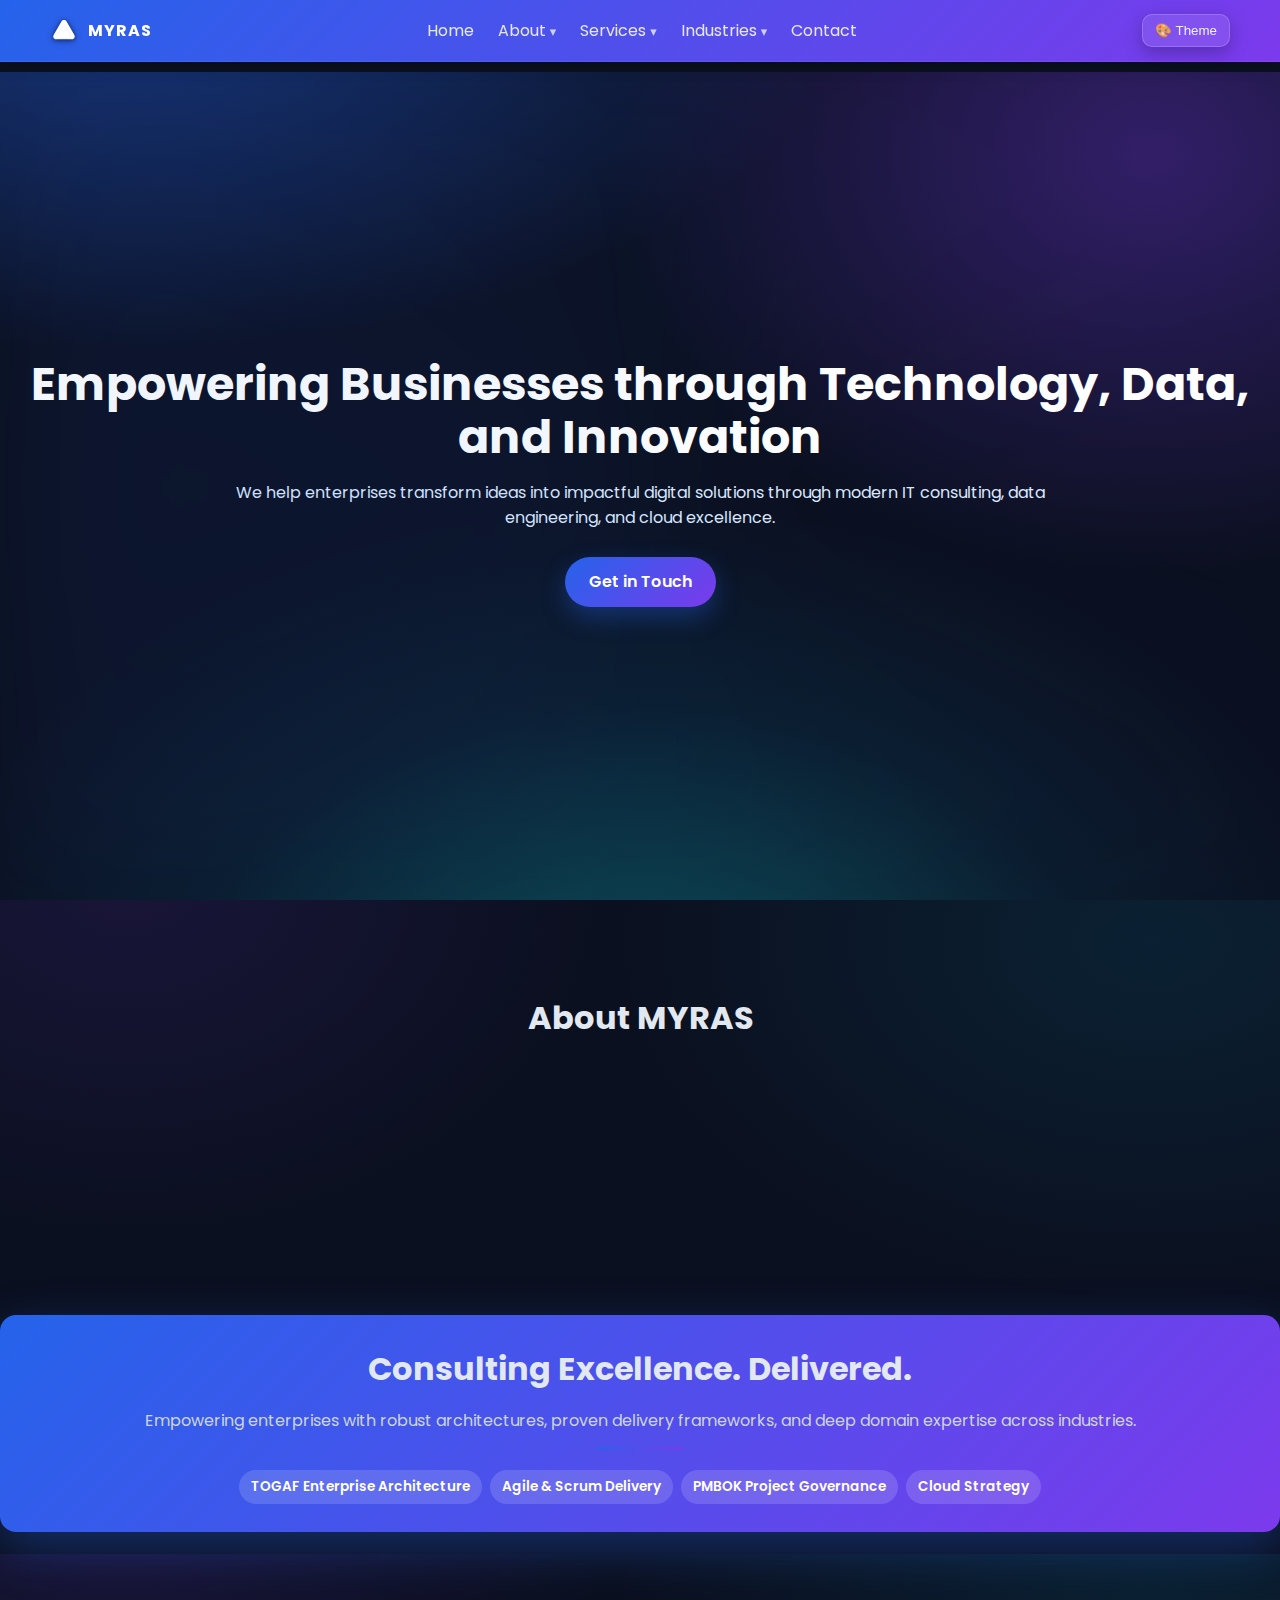
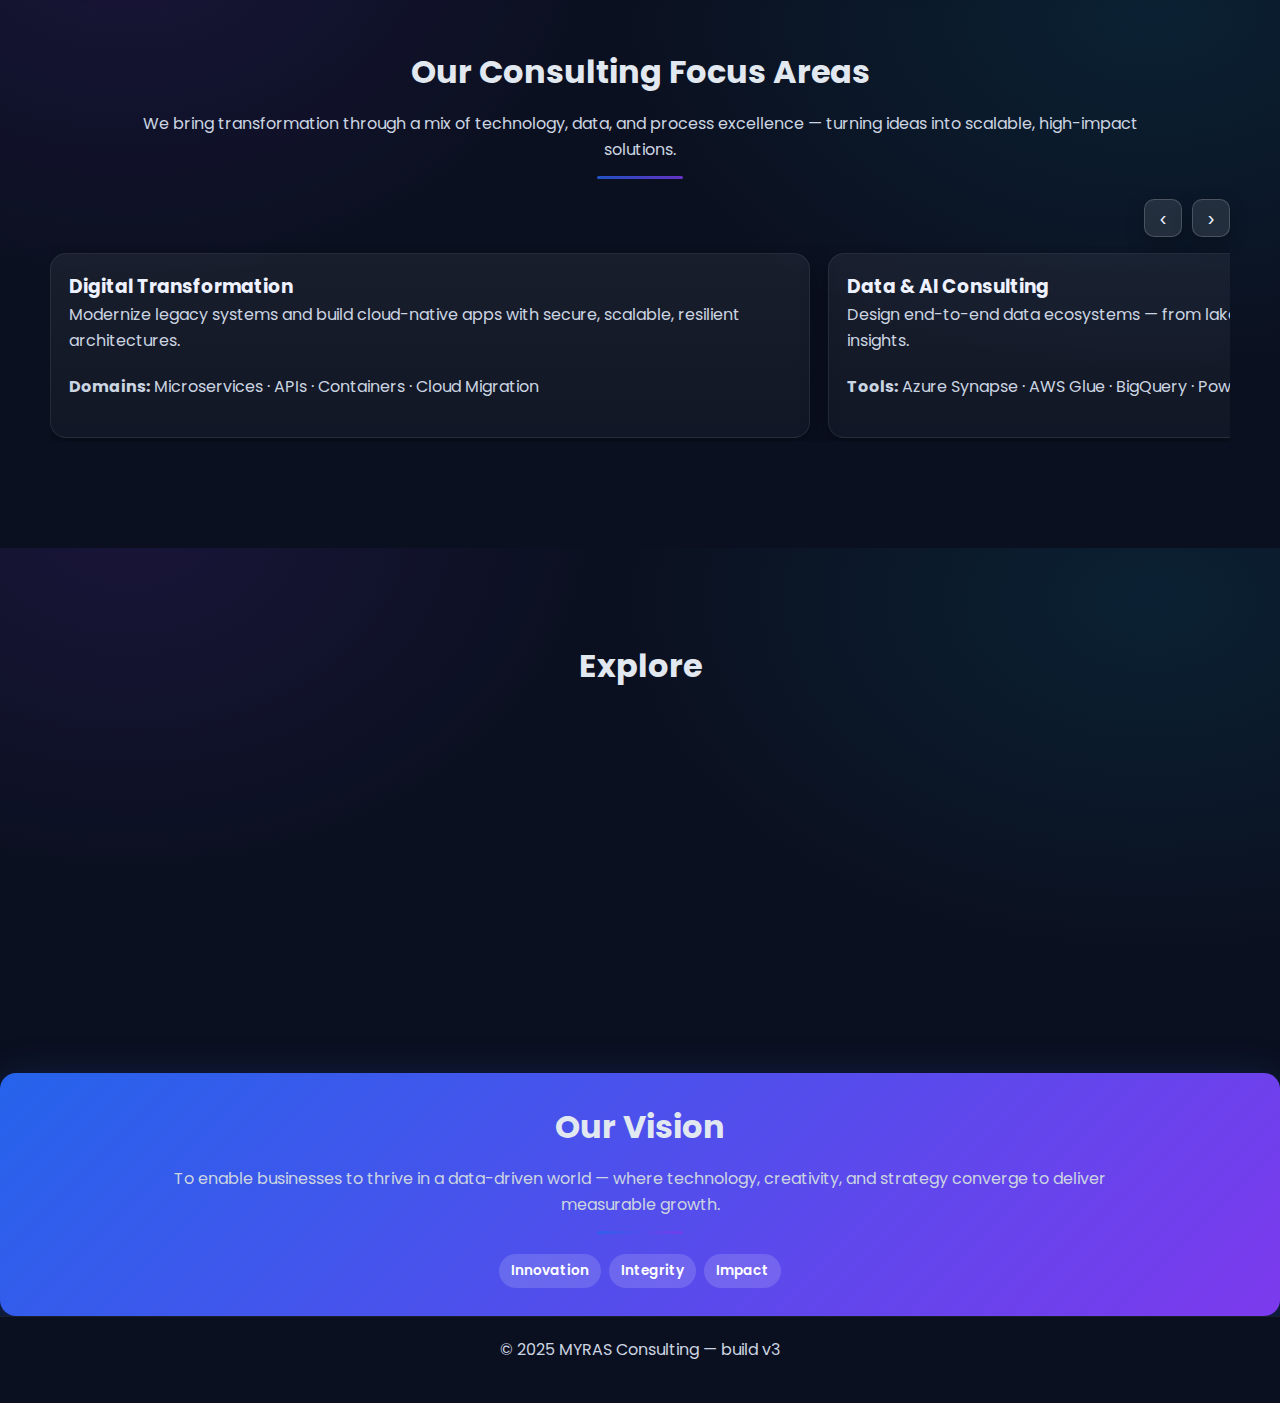
<file: index.html>
<!DOCTYPE html>
<html lang="en">
<head>
  <meta charset="UTF-8" />
  <meta name="viewport" content="width=device-width, initial-scale=1.0"/>
  <title>MYRAS Consulting | Empowering Businesses through Technology, Data, and Innovation</title>

  <!-- Favicon + Fonts + Versioned CSS/JS -->
  <link rel="icon" type="image/png" href="favicon.png">
  <link href="https://fonts.googleapis.com/css2?family=Poppins:wght@300;400;600&display=swap" rel="stylesheet"/>
<link rel="stylesheet" href="style.css?v=7">
<script defer src="script.js?v=7"></script>
</head>

<body>
  <!-- Navbar (multi-page) -->
<header class="navbar">
  <div class="brand" onclick="location.href='index.html'" style="cursor:pointer">
    <svg viewBox="0 0 48 48" aria-hidden="true" width="28" height="28">
      <defs><linearGradient id="g" x1="0" y1="0" x2="1" y2="1">
  <stop offset="0" stop-color="var(--accent-start)"/>
  <stop offset="1" stop-color="var(--accent-end)"/>
</linearGradient></defs>

      <path d="M24 5c1.7 0 3.3.9 4.2 2.4l13.6 23.3c1.9 3.2-.4 7.3-4.2 7.3H10.4c-3.8 0-6.1-4.1-4.2-7.3L19.8 7.4C20.7 5.9 22.3 5 24 5z" fill="url(#g)"/>
      <path d="M24 16.5c-1 0-1.9.5-2.4 1.4l-8.1 14c-.5.9-.5 2 0 2.9.5.9 1.4 1.4 2.4 1.4h16.2c1 0 1.9-.5 2.4-1.4.5-.9.5-2 0-2.9l-8.1-14c-.5-.9-1.4-1.4-2.4-1.4z" fill="#fff" opacity=".25"/>
    </svg>
    <div class="logo">MYRAS</div>
  </div>

  <nav>
    <ul class="nav-links">
      <li><a href="index.html#home">Home</a></li>

      <li class="dropdown">
        <a href="about.html">About <span class="caret">▾</span></a>
        <div class="dropdown-menu">
          <a href="about.html#who">Who We Are</a>
          <a href="about.html#expertise">Our Expertise</a>
          <a href="about.html#values">Our Values</a>
        </div>
      </li>

      <li class="dropdown">
        <a href="services.html">Services <span class="caret">▾</span></a>
        <div class="dropdown-menu">
          <a href="services.html#consulting">IT Consulting & Staffing</a>
          <a href="services.html#cloud">Cloud & Data Solutions</a>
          <a href="services.html#enterprise">Enterprise Support & Automation</a>
          <a href="services.html#bi">BI & Advanced Analytics</a>
          <a href="services.html#teradata">Teradata & DW</a>
          <a href="services.html#devops">DevOps & Automation</a>
          <a href="services.html#sap">Enterprise Applications (SAP)</a>
          <hr style="border:0;border-top:1px solid #e1e5f2;margin:6px 0;">
          <a href="solutions.html">Reference Solutions →</a>
        </div>
      </li>

      <li class="dropdown">
        <a href="industries.html">Industries <span class="caret">▾</span></a>
        <div class="dropdown-menu">
          <a href="industries.html#bfs">Banking & Financial Services</a>
          <a href="industries.html#kpo">KPO & Shared Services</a>
          <a href="industries.html#audit">Audit & Taxation</a>
          <a href="industries.html#health">Healthcare & Life Sciences</a>
          <a href="industries.html#retail">Retail & eCommerce</a>
          <a href="industries.html#logistics">Logistics</a>
          <a href="industries.html#manufacturing">Manufacturing</a>
          <a href="industries.html#pharma">Pharma</a>
          <a href="industries.html#hospitals">Hospitals</a>
          <a href="industries.html#hotels">Hotels & Hospitality</a>
          <a href="industries.html#other">Other Digital Solutions</a>
        </div>
      </li>

      <li><a href="contact.html">Contact</a></li>
    </ul>
  </nav>

  <!-- Theme Switcher (Home only) -->
  <button class="theme-toggle" id="themeToggle" aria-haspopup="true" aria-expanded="false">🎨 Theme</button>
  <div class="theme-panel" id="themePanel" role="menu" aria-label="Choose theme">
    <div class="theme-grid">
      <button class="theme-pill" data-theme="blue"><span class="theme-dot"></span><span class="theme-name">Blue</span></button>
      <button class="theme-pill" data-theme="teal"><span class="theme-dot"></span><span class="theme-name">Teal</span></button>
      <button class="theme-pill" data-theme="violet"><span class="theme-dot"></span><span class="theme-name">Violet</span></button>
      <button class="theme-pill" data-theme="emerald"><span class="theme-dot"></span><span class="theme-name">Emerald</span></button>
      <button class="theme-pill" data-theme="sunset"><span class="theme-dot"></span><span class="theme-name">Sunset</span></button>
      <button class="theme-pill" data-theme="dark"><span class="theme-dot"></span><span class="theme-name">Dark</span></button>
      <button class="theme-pill" data-theme="contrast"><span class="theme-dot"></span><span class="theme-name">Contrast</span></button>
    </div>
  </div>
</header>

  <!-- HERO -->
  <section id="home" class="hero">
    <div class="hero-content">
      <h1>Empowering Businesses through Technology, Data, and Innovation</h1>
      <p>We help enterprises transform ideas into impactful digital solutions through modern IT consulting, data engineering, and cloud excellence.</p>
      <a href="contact.html" class="cta-button">Get in Touch</a>
    </div>
  </section>

  <!-- ABOUT (brief teaser on home) -->
  <section class="about">
    <h2>About MYRAS</h2>
    <p>Experienced consultants across IT, Banking, KPO, Auditing, and Taxation. We deliver strategy, architecture, data platforms and operational excellence — aligned to TOGAF, PMBOK and Agile practices.</p>
    <p><a href="about.html" class="cta-button">Learn More</a></p>
  </section>

  <!-- PROMO BANNER -->
  <section class="promo-band">
    <h2>Consulting Excellence. Delivered.</h2>
    <p>Empowering enterprises with robust architectures, proven delivery frameworks, and deep domain expertise across industries.</p>
    <div class="pills">
      <span class="pill">TOGAF Enterprise Architecture</span>
      <span class="pill">Agile & Scrum Delivery</span>
      <span class="pill">PMBOK Project Governance</span>
      <span class="pill">Cloud Strategy</span>
    </div>
  </section>

  <!-- FLYERS CAROUSEL -->
  <section class="services" id="flyers">
    <h2>Our Consulting Focus Areas</h2>
    <p>We bring transformation through a mix of technology, data, and process excellence — turning ideas into scalable, high-impact solutions.</p>

    <!-- Controls -->
    <div class="carousel-controls">
      <button class="carousel-btn prev" aria-label="Previous slide">‹</button>
      <button class="carousel-btn next" aria-label="Next slide">›</button>
    </div>

    <!-- Track -->
    <div class="carousel-track" data-autoplay="true" data-interval="4200">
      <article class="flyer slide">
        <h3>Digital Transformation</h3>
        <p>Modernize legacy systems and build cloud-native apps with secure, scalable, resilient architectures.</p>
        <p><strong>Domains:</strong> Microservices · APIs · Containers · Cloud Migration</p>
      </article>

      <article class="flyer slide">
        <h3>Data & AI Consulting</h3>
        <p>Design end-to-end data ecosystems — from lakes to AI analytics — enabling predictive insights.</p>
        <p><strong>Tools:</strong> Azure Synapse · AWS Glue · BigQuery · Power BI</p>
      </article>

      <article class="flyer slide">
        <h3>IT Service Management (ITSM)</h3>
        <p>Align IT ops to business outcomes using ITIL & SRE for reliability and continuous improvement.</p>
        <p><strong>Focus:</strong> Incident · Problem · Change · CMDB · SLAs</p>
      </article>

      <article class="flyer slide">
        <h3>Agile Delivery & Governance</h3>
        <p>Certified Agile PMs ensure sprint velocity, stakeholder alignment, and measurable value.</p>
        <p><strong>Frameworks:</strong> Scrum · Kanban · SAFe · PMBOK</p>
      </article>
    </div>

    <!-- Dots -->
    <div class="carousel-dots" aria-label="Slide indicators"></div>
  </section>

  <!-- QUICK PATHS -->
  <section class="services">
    <h2>Explore</h2>
    <div class="service-container">
      <div class="service-card">
        <h3>Services</h3>
        <p>IT Consulting & Staffing, Cloud & Data, Support & Automation, BI & Analytics, Teradata, DevOps.</p>
        <p><a href="services.html" class="cta-button">View Services</a></p>
      </div>
      <div class="service-card">
        <h3>Reference Solutions</h3>
        <p>ETL (batch & streaming), on-prem → cloud patterns (AWS/Azure/GCP), reporting & BI flows.</p>
        <p><a href="solutions.html" class="cta-button">See Solutions</a></p>
      </div>
      <div class="service-card">
        <h3>Industries</h3>
        <p>BFSI, KPO/Shared Services, Audit & Taxation, Healthcare, Retail & eCommerce.</p>
        <p><a href="industries.html" class="cta-button">See Industries</a></p>
      </div>
    </div>
  </section>

  <!-- VISION BAND -->
  <section class="promo-band" style="margin-bottom:0;">
    <h2>Our Vision</h2>
    <p>To enable businesses to thrive in a data-driven world — where technology, creativity, and strategy converge to deliver measurable growth.</p>
    <div class="pills">
      <span class="pill">Innovation</span>
      <span class="pill">Integrity</span>
      <span class="pill">Impact</span>
    </div>
  </section>

  <!-- FOOTER -->
  <footer>
    <p>© 2025 MYRAS Consulting — build v3</p>
  </footer>
</body>
</html>
</file>
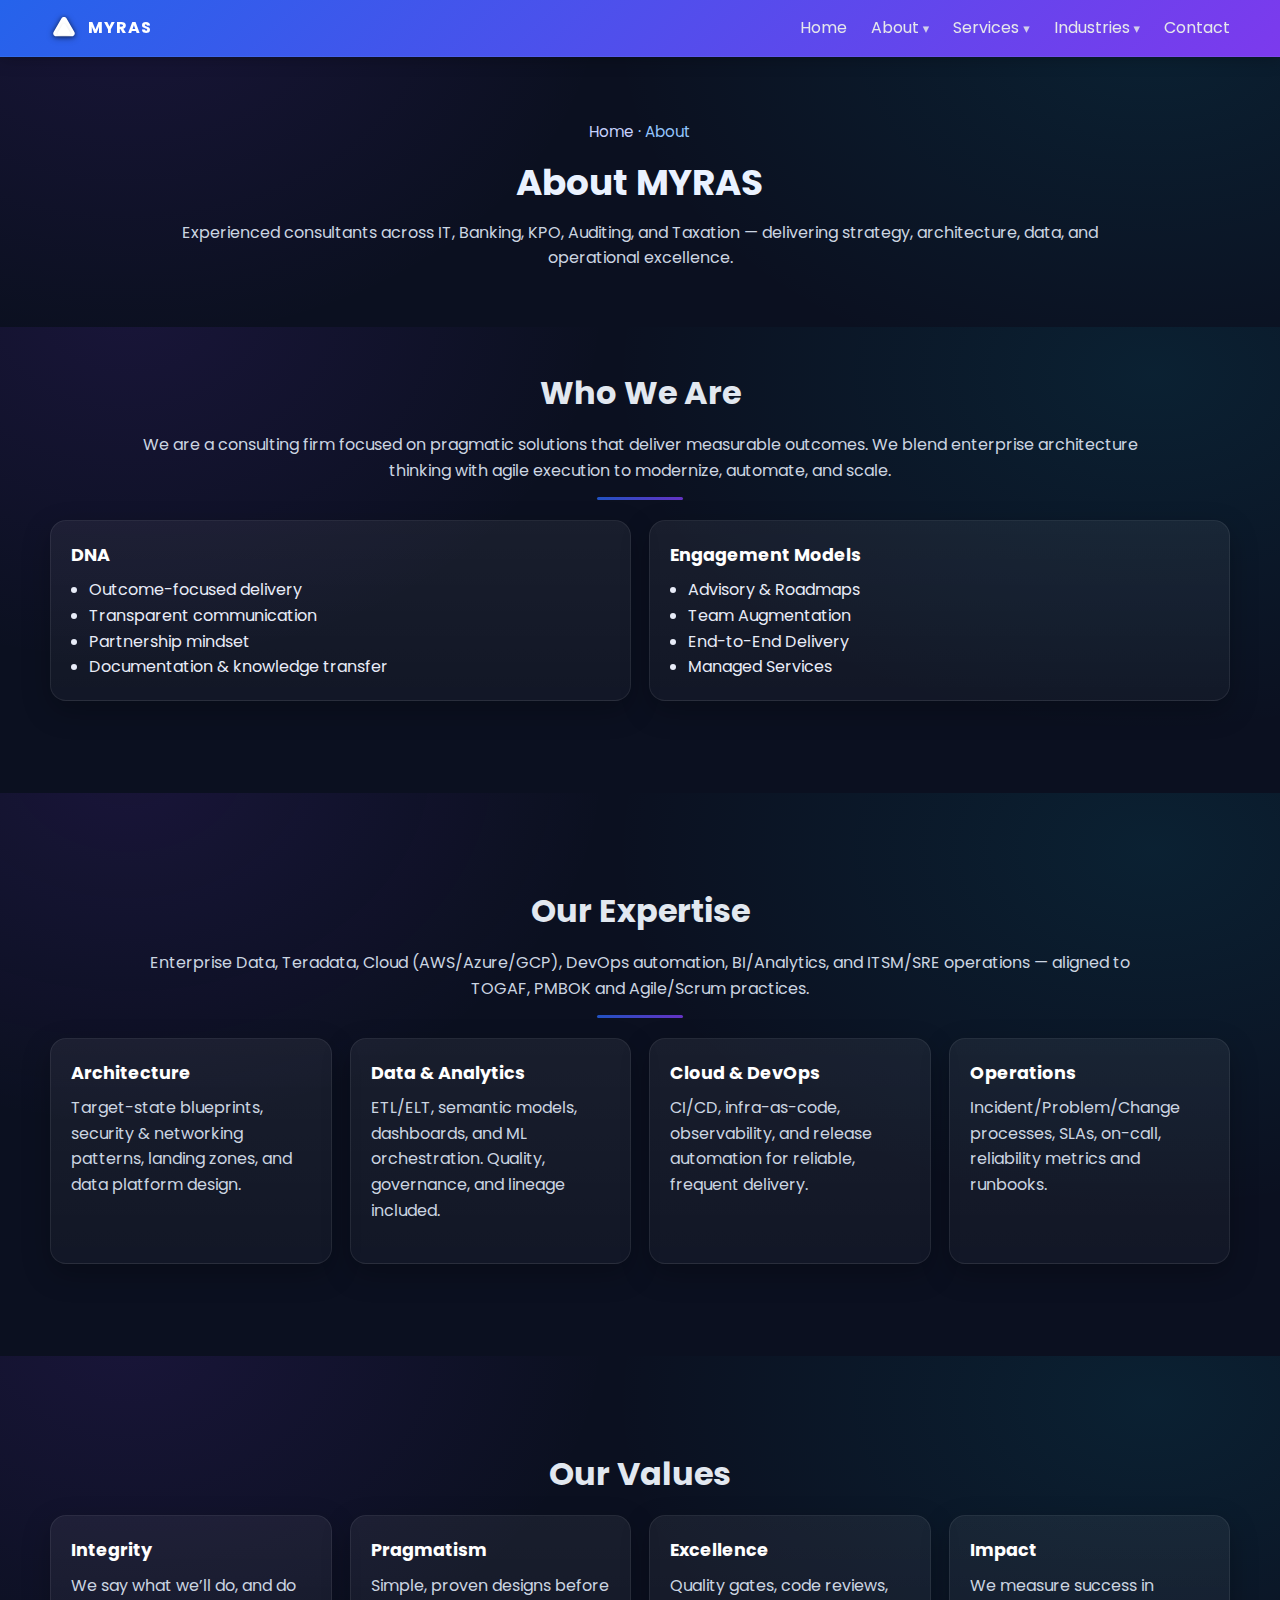
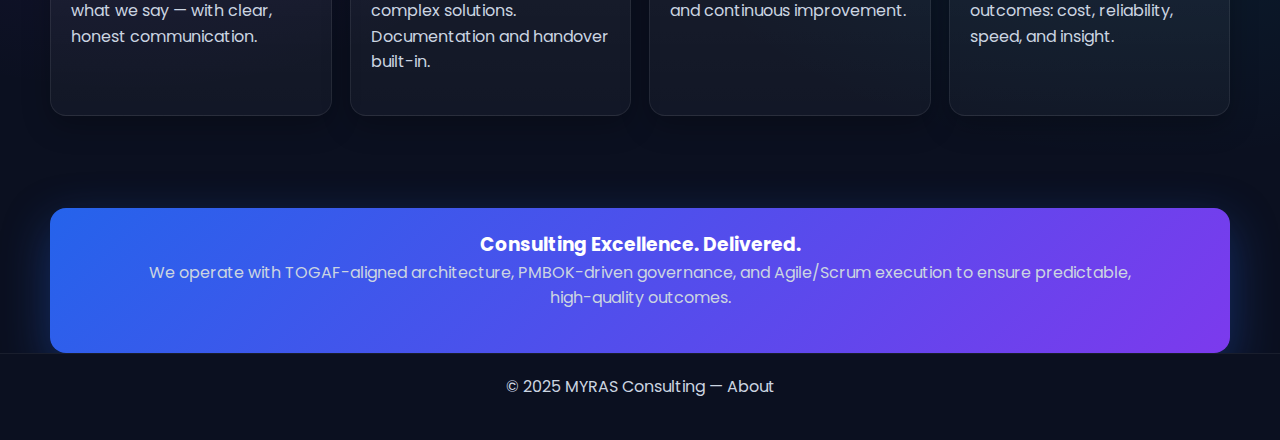
<file: about.html>
<!DOCTYPE html>
<html lang="en">
<head>
  <meta charset="UTF-8"/>
  <meta name="viewport" content="width=device-width, initial-scale=1.0"/>
  <title>About | MYRAS Consulting</title>

  <link rel="icon" type="image/png" href="favicon.png">
  <link href="https://fonts.googleapis.com/css2?family=Poppins:wght@300;400;600&display=swap" rel="stylesheet"/>
  <link rel="stylesheet" href="style.css?v=20251109"/>
  <script defer src="script.js?v=20251109"></script>

  <style>
    .page-hero{ padding-top:120px; padding-bottom:36px; text-align:center; color:#eaf2ff; }
    .page-hero h1{ font-size: clamp(1.8rem, 2.8vw, 2.4rem); margin-bottom:8px; }
    .breadcrumbs{ font-size:.95rem; color:#93c5fd; margin-bottom:10px; }
    .breadcrumbs a{ color:#c7d2fe; text-decoration:none; }
    .about-grid{ display:grid; grid-template-columns: repeat(auto-fit, minmax(260px, 1fr)); gap:18px; margin-top:16px; }
    .about-card{ text-align:left; padding:20px; border-radius:16px; background: linear-gradient(180deg, rgba(255,255,255,.06), rgba(255,255,255,.03)); border:1px solid rgba(255,255,255,.08); box-shadow: 0 10px 28px rgba(0,0,0,.25); }
    .about-card h3{ color:#fff; margin-bottom:8px; font-size:1.1rem; }
    .about-card ul{ margin-left:18px; }
    .about-band{ padding:22px; margin: 0 50px; border-radius:16px; background: var(--grad-1); color:#fff; box-shadow: 0 16px 48px rgba(37,99,235,.35); }
    @media(max-width:900px){ .about-band{ margin:0 22px; } }
  </style>
</head>
<body>

  <!-- Navbar -->
  <header class="navbar">
    <div class="brand" onclick="location.href='index.html'" style="cursor:pointer">
      <svg viewBox="0 0 48 48" aria-hidden="true" width="28" height="28">
        <defs><linearGradient id="g" x1="0" y1="0" x2="1" y2="1"><stop offset="0" stop-color="#2a6adf"/><stop offset="1" stop-color="#0b3d91"/></linearGradient></defs>
        <path d="M24 5c1.7 0 3.3.9 4.2 2.4l13.6 23.3c1.9 3.2-.4 7.3-4.2 7.3H10.4c-3.8 0-6.1-4.1-4.2-7.3L19.8 7.4C20.7 5.9 22.3 5 24 5z" fill="url(#g)"/>
        <path d="M24 16.5c-1 0-1.9.5-2.4 1.4l-8.1 14c-.5.9-.5 2 0 2.9.5.9 1.4 1.4 2.4 1.4h16.2c1 0 1.9-.5 2.4-1.4.5-.9.5-2 0-2.9l-8.1-14c-.5-.9-1.4-1.4-2.4-1.4z" fill="#fff" opacity=".25"/>
      </svg>
      <div class="logo">MYRAS</div>
    </div>
    <nav>
      <ul class="nav-links">
        <li><a href="index.html#home">Home</a></li>

        <li class="dropdown">
          <a href="about.html">About <span class="caret">▾</span></a>
          <div class="dropdown-menu">
            <a href="#who">Who We Are</a>
            <a href="#expertise">Our Expertise</a>
            <a href="#values">Our Values</a>
          </div>
        </li>

        <li class="dropdown">
          <a href="services.html">Services <span class="caret">▾</span></a>
          <div class="dropdown-menu">
            <a href="services.html#consulting">IT Consulting & Staffing</a>
            <a href="services.html#cloud">Cloud & Data Solutions</a>
            <a href="services.html#enterprise">Enterprise Support & Automation</a>
            <a href="services.html#bi">BI & Advanced Analytics</a>
            <a href="services.html#teradata">Teradata & DW</a>
            <a href="services.html#devops">DevOps & Automation</a>
            <hr style="border:0;border-top:1px solid #e1e5f2;margin:6px 0;">
            <a href="solutions.html">Reference Solutions →</a>
          </div>
        </li>

        <li class="dropdown">
          <a href="industries.html">Industries <span class="caret">▾</span></a>
          <div class="dropdown-menu">
            <a href="industries.html#bfs">Banking & Financial Services</a>
            <a href="industries.html#kpo">KPO & Shared Services</a>
            <a href="industries.html#audit">Audit & Taxation</a>
            <a href="industries.html#health">Healthcare & Life Sciences</a>
            <a href="industries.html#retail">Retail & eCommerce</a>
          </div>
        </li>

        <li><a href="contact.html">Contact</a></li>
      </ul>
    </nav>
  </header>

  <!-- Page Hero -->
  <section class="page-hero">
    <div class="breadcrumbs"><a href="index.html#home">Home</a> · <span>About</span></div>
    <h1>About MYRAS</h1>
    <p>Experienced consultants across IT, Banking, KPO, Auditing, and Taxation — delivering strategy, architecture, data, and operational excellence.</p>
  </section>

  <!-- Who We Are -->
  <section id="who" class="services" style="padding-top:40px;">
    <h2>Who We Are</h2>
    <p>We are a consulting firm focused on pragmatic solutions that deliver measurable outcomes. We blend enterprise architecture thinking with agile execution to modernize, automate, and scale.</p>
    <div class="about-grid">
      <div class="about-card">
        <h3>DNA</h3>
        <ul>
          <li>Outcome-focused delivery</li>
          <li>Transparent communication</li>
          <li>Partnership mindset</li>
          <li>Documentation & knowledge transfer</li>
        </ul>
      </div>
      <div class="about-card">
        <h3>Engagement Models</h3>
        <ul>
          <li>Advisory & Roadmaps</li>
          <li>Team Augmentation</li>
          <li>End-to-End Delivery</li>
          <li>Managed Services</li>
        </ul>
      </div>
    </div>
  </section>

  <!-- Our Expertise -->
  <section id="expertise" class="services">
    <h2>Our Expertise</h2>
    <p>Enterprise Data, Teradata, Cloud (AWS/Azure/GCP), DevOps automation, BI/Analytics, and ITSM/SRE operations — aligned to TOGAF, PMBOK and Agile/Scrum practices.</p>
    <div class="about-grid">
      <div class="about-card"><h3>Architecture</h3><p>Target-state blueprints, security & networking patterns, landing zones, and data platform design.</p></div>
      <div class="about-card"><h3>Data & Analytics</h3><p>ETL/ELT, semantic models, dashboards, and ML orchestration. Quality, governance, and lineage included.</p></div>
      <div class="about-card"><h3>Cloud & DevOps</h3><p>CI/CD, infra-as-code, observability, and release automation for reliable, frequent delivery.</p></div>
      <div class="about-card"><h3>Operations</h3><p>Incident/Problem/Change processes, SLAs, on-call, reliability metrics and runbooks.</p></div>
    </div>
  </section>

  <!-- Our Values -->
  <section id="values" class="services">
    <h2>Our Values</h2>
    <div class="about-grid">
      <div class="about-card"><h3>Integrity</h3><p>We say what we’ll do, and do what we say — with clear, honest communication.</p></div>
      <div class="about-card"><h3>Pragmatism</h3><p>Simple, proven designs before complex solutions. Documentation and handover built-in.</p></div>
      <div class="about-card"><h3>Excellence</h3><p>Quality gates, code reviews, and continuous improvement.</p></div>
      <div class="about-card"><h3>Impact</h3><p>We measure success in outcomes: cost, reliability, speed, and insight.</p></div>
    </div>
  </section>

  <!-- Band -->
  <section class="about-band">
    <h3>Consulting Excellence. Delivered.</h3>
    <p>We operate with TOGAF-aligned architecture, PMBOK-driven governance, and Agile/Scrum execution to ensure predictable, high-quality outcomes.</p>
  </section>

  <footer>
    <p>© 2025 MYRAS Consulting — About</p>
  </footer>
</body>
</html>
</file>
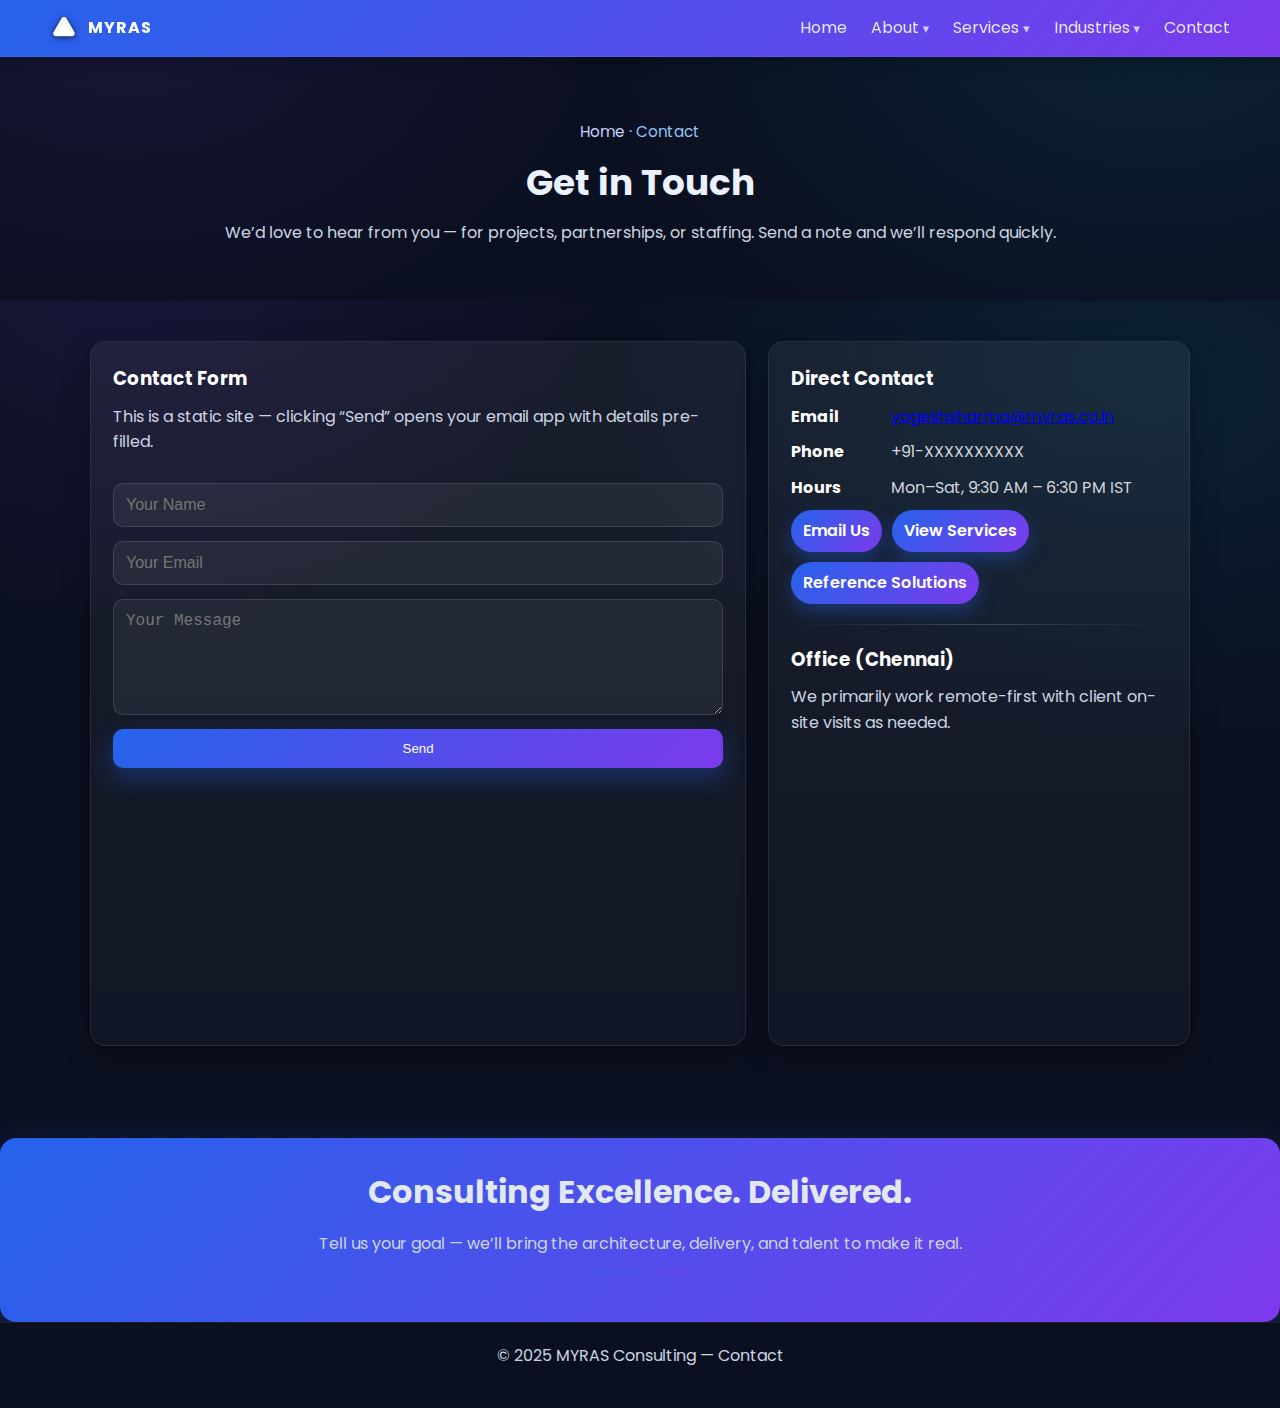
<file: contact.html>
<!DOCTYPE html>
<html lang="en">
<head>
  <meta charset="UTF-8"/>
  <meta name="viewport" content="width=device-width, initial-scale=1.0"/>
  <title>Contact | MYRAS Consulting</title>

  <link rel="icon" type="image/png" href="favicon.png">
  <link href="https://fonts.googleapis.com/css2?family=Poppins:wght@300;400;600&display=swap" rel="stylesheet"/>
  <link rel="stylesheet" href="style.css?v=20251109"/>
  <script defer src="script.js?v=20251109"></script>

  <style>
    .page-hero{ padding-top:120px; padding-bottom:36px; text-align:center; color:#eaf2ff; }
    .page-hero h1{ font-size: clamp(1.8rem, 2.8vw, 2.4rem); margin-bottom:8px; }
    .breadcrumbs{ font-size:.95rem; color:#93c5fd; margin-bottom:10px; }
    .breadcrumbs a{ color:#c7d2fe; text-decoration:none; }

    .contact-wrap{
      max-width: 1100px;
      margin: 0 auto;
      display: grid;
      grid-template-columns: 1.4fr .9fr;
      gap: 22px;
    }
    .contact-card{
      text-align:left; padding:22px; border-radius:16px;
      background: linear-gradient(180deg, rgba(255,255,255,.06), rgba(255,255,255,.03));
      border:1px solid rgba(255,255,255,.08);
      box-shadow: 0 10px 28px rgba(0,0,0,.25);
    }
    .contact-card h3{ color:#fff; margin-bottom:10px; font-size:1.15rem; }
    .info-row{ display:flex; gap:10px; align-items:flex-start; margin:10px 0; color:#d1d5db; }
    .info-row strong{ color:#fff; min-width:90px; }
    .map{
      width:100%; height:260px; border:0; border-radius:14px;
      filter: saturate(1.1) contrast(1.05) brightness(1.05);
    }
    @media(max-width: 980px){
      .contact-wrap{ grid-template-columns: 1fr; }
    }

    /* small CTA buttons inside info panels */
    .mini-actions{ margin-top:10px; display:flex; gap:10px; flex-wrap:wrap; }
    .mini-btn{
      display:inline-block; padding:8px 12px; border-radius:999px;
      background: var(--grad-1); color:#fff; text-decoration:none; font-weight:600;
      box-shadow:0 8px 18px rgba(37,99,235,.35); transition:.25s;
    }
    .mini-btn:hover{ transform: translateY(-1px); }
  </style>
</head>
<body>

  <!-- Navbar -->
  <header class="navbar">
    <div class="brand" onclick="location.href='index.html'" style="cursor:pointer">
      <svg viewBox="0 0 48 48" aria-hidden="true" width="28" height="28">
        <defs><linearGradient id="g" x1="0" y1="0" x2="1" y2="1"><stop offset="0" stop-color="#2a6adf"/><stop offset="1" stop-color="#0b3d91"/></linearGradient></defs>
        <path d="M24 5c1.7 0 3.3.9 4.2 2.4l13.6 23.3c1.9 3.2-.4 7.3-4.2 7.3H10.4c-3.8 0-6.1-4.1-4.2-7.3L19.8 7.4C20.7 5.9 22.3 5 24 5z" fill="url(#g)"/>
        <path d="M24 16.5c-1 0-1.9.5-2.4 1.4l-8.1 14c-.5.9-.5 2 0 2.9.5.9 1.4 1.4 2.4 1.4h16.2c1 0 1.9-.5 2.4-1.4.5-.9.5-2 0-2.9l-8.1-14c-.5-.9-1.4-1.4-2.4-1.4z" fill="#fff" opacity=".25"/>
      </svg>
      <div class="logo">MYRAS</div>
    </div>
    <nav>
      <ul class="nav-links">
        <li><a href="index.html#home">Home</a></li>

        <li class="dropdown">
          <a href="about.html">About <span class="caret">▾</span></a>
          <div class="dropdown-menu">
            <a href="about.html#who">Who We Are</a>
            <a href="about.html#expertise">Our Expertise</a>
            <a href="about.html#values">Our Values</a>
          </div>
        </li>

        <li class="dropdown">
          <a href="services.html">Services <span class="caret">▾</span></a>
          <div class="dropdown-menu">
            <a href="services.html#consulting">IT Consulting & Staffing</a>
            <a href="services.html#cloud">Cloud & Data Solutions</a>
            <a href="services.html#enterprise">Enterprise Support & Automation</a>
            <a href="services.html#bi">BI & Advanced Analytics</a>
            <a href="services.html#teradata">Teradata & DW</a>
            <a href="services.html#devops">DevOps & Automation</a>
            <hr style="border:0;border-top:1px solid #e1e5f2;margin:6px 0;">
            <a href="solutions.html">Reference Solutions →</a>
          </div>
        </li>

        <li class="dropdown">
          <a href="industries.html">Industries <span class="caret">▾</span></a>
          <div class="dropdown-menu">
            <a href="industries.html#bfs">Banking & Financial Services</a>
            <a href="industries.html#kpo">KPO & Shared Services</a>
            <a href="industries.html#audit">Audit & Taxation</a>
            <a href="industries.html#health">Healthcare & Life Sciences</a>
            <a href="industries.html#retail">Retail & eCommerce</a>
          </div>
        </li>

        <li><a href="contact.html">Contact</a></li>
      </ul>
    </nav>
  </header>

  <!-- Page Hero -->
  <section class="page-hero">
    <div class="breadcrumbs"><a href="index.html#home">Home</a> · <span>Contact</span></div>
    <h1>Get in Touch</h1>
    <p>We’d love to hear from you — for projects, partnerships, or staffing. Send a note and we’ll respond quickly.</p>
  </section>

  <!-- Content -->
  <section class="services" style="padding-top:40px;">
    <div class="contact-wrap">

      <!-- Contact Form (static; opens email) -->
      <div class="contact-card">
        <h3>Contact Form</h3>
        <p style="color:#cbd5e1">This is a static site — clicking “Send” opens your email app with details pre-filled.</p>
        <form class="contact-form" onsubmit="return openEmail(event)">
          <input id="name" type="text" placeholder="Your Name" required>
          <input id="email" type="email" placeholder="Your Email" required>
          <textarea id="message" rows="5" placeholder="Your Message" required></textarea>
          <button type="submit">Send</button>
        </form>
        <script>
          function openEmail(e){
            e.preventDefault();
            var name = encodeURIComponent(document.getElementById('name').value.trim());
            var email= encodeURIComponent(document.getElementById('email').value.trim());
            var msg  = encodeURIComponent(document.getElementById('message').value.trim());
            var subject = encodeURIComponent('Inquiry from MYRAS Website');
            var body = 'Hi MYRAS Team,%0D%0A%0D%0A' +
                       'Name: ' + name + '%0D%0A' +
                       'Email: ' + email + '%0D%0A%0D%0A' +
                       'Message:%0D%0A' + msg + '%0D%0A%0D%0A' +
                       'Thanks,';
            window.location.href = 'mailto:yogeshsharma@myras.co.in?subject=' + subject + '&body=' + body;
            return false;
          }
        </script>
      </div>

      <!-- Direct Info -->
      <div class="contact-card">
        <h3>Direct Contact</h3>
        <div class="info-row"><strong>Email</strong> <span><a href="mailto:yogeshsharma@myras.co.in">yogeshsharma@myras.co.in</a></span></div>
        <div class="info-row"><strong>Phone</strong> <span>+91-XXXXXXXXXX</span></div>
        <div class="info-row"><strong>Hours</strong> <span>Mon–Sat, 9:30 AM – 6:30 PM IST</span></div>
        <div class="mini-actions">
          <a class="mini-btn" href="mailto:yogeshsharma@myras.co.in?subject=Inquiry%20from%20MYRAS%20Website">Email Us</a>
          <a class="mini-btn" href="services.html">View Services</a>
          <a class="mini-btn" href="solutions.html">Reference Solutions</a>
        </div>
        <hr class="sep" />
        <h3>Office (Chennai)</h3>
        <p style="color:#cbd5e1">We primarily work remote-first with client on-site visits as needed.</p>
        <iframe
          class="map"
          src="https://www.google.com/maps?q=Chennai,India&output=embed"
          allowfullscreen=""
          loading="lazy"
          referrerpolicy="no-referrer-when-downgrade">
        </iframe>
      </div>

    </div>
  </section>

  <section class="promo-band" style="margin-bottom:0;">
    <h2>Consulting Excellence. Delivered.</h2>
    <p>Tell us your goal — we’ll bring the architecture, delivery, and talent to make it real.</p>
  </section>

  <footer>
    <p>© 2025 MYRAS Consulting — Contact</p>
  </footer>
</body>
</html>
</file>
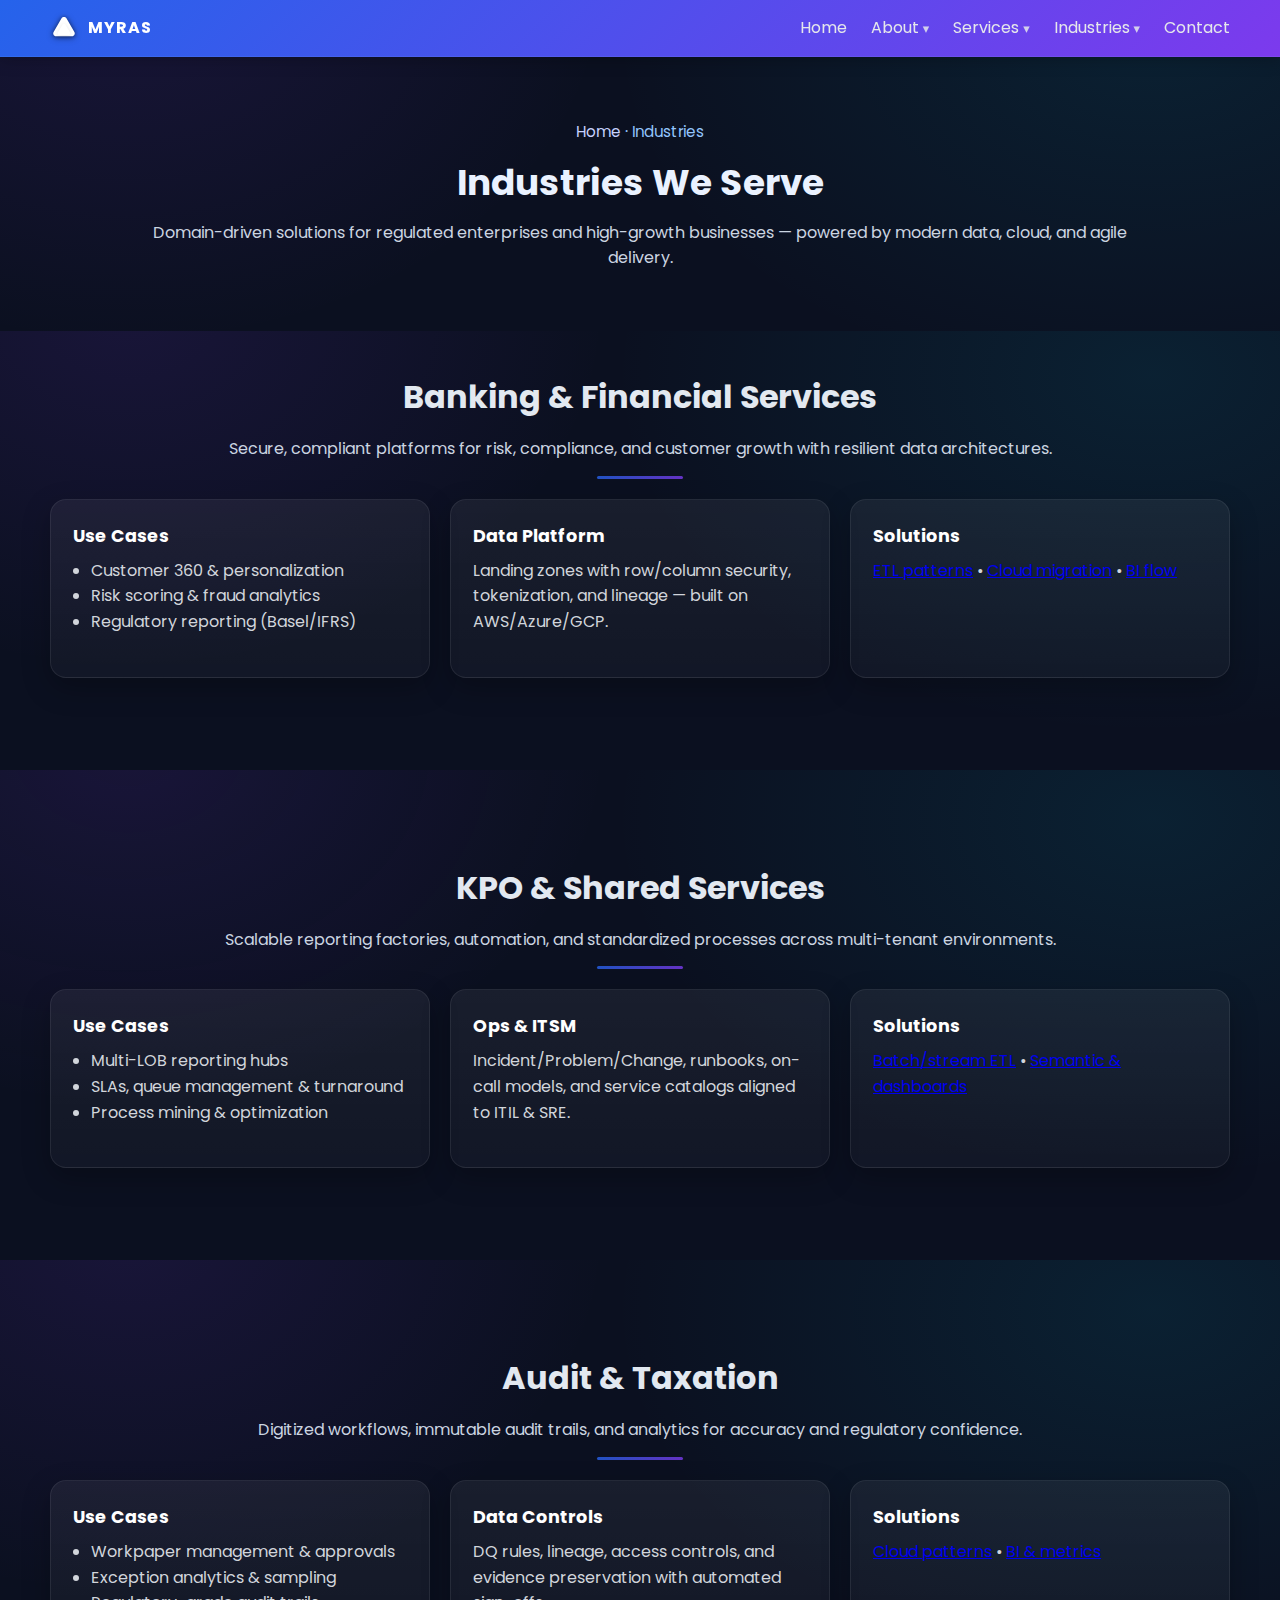
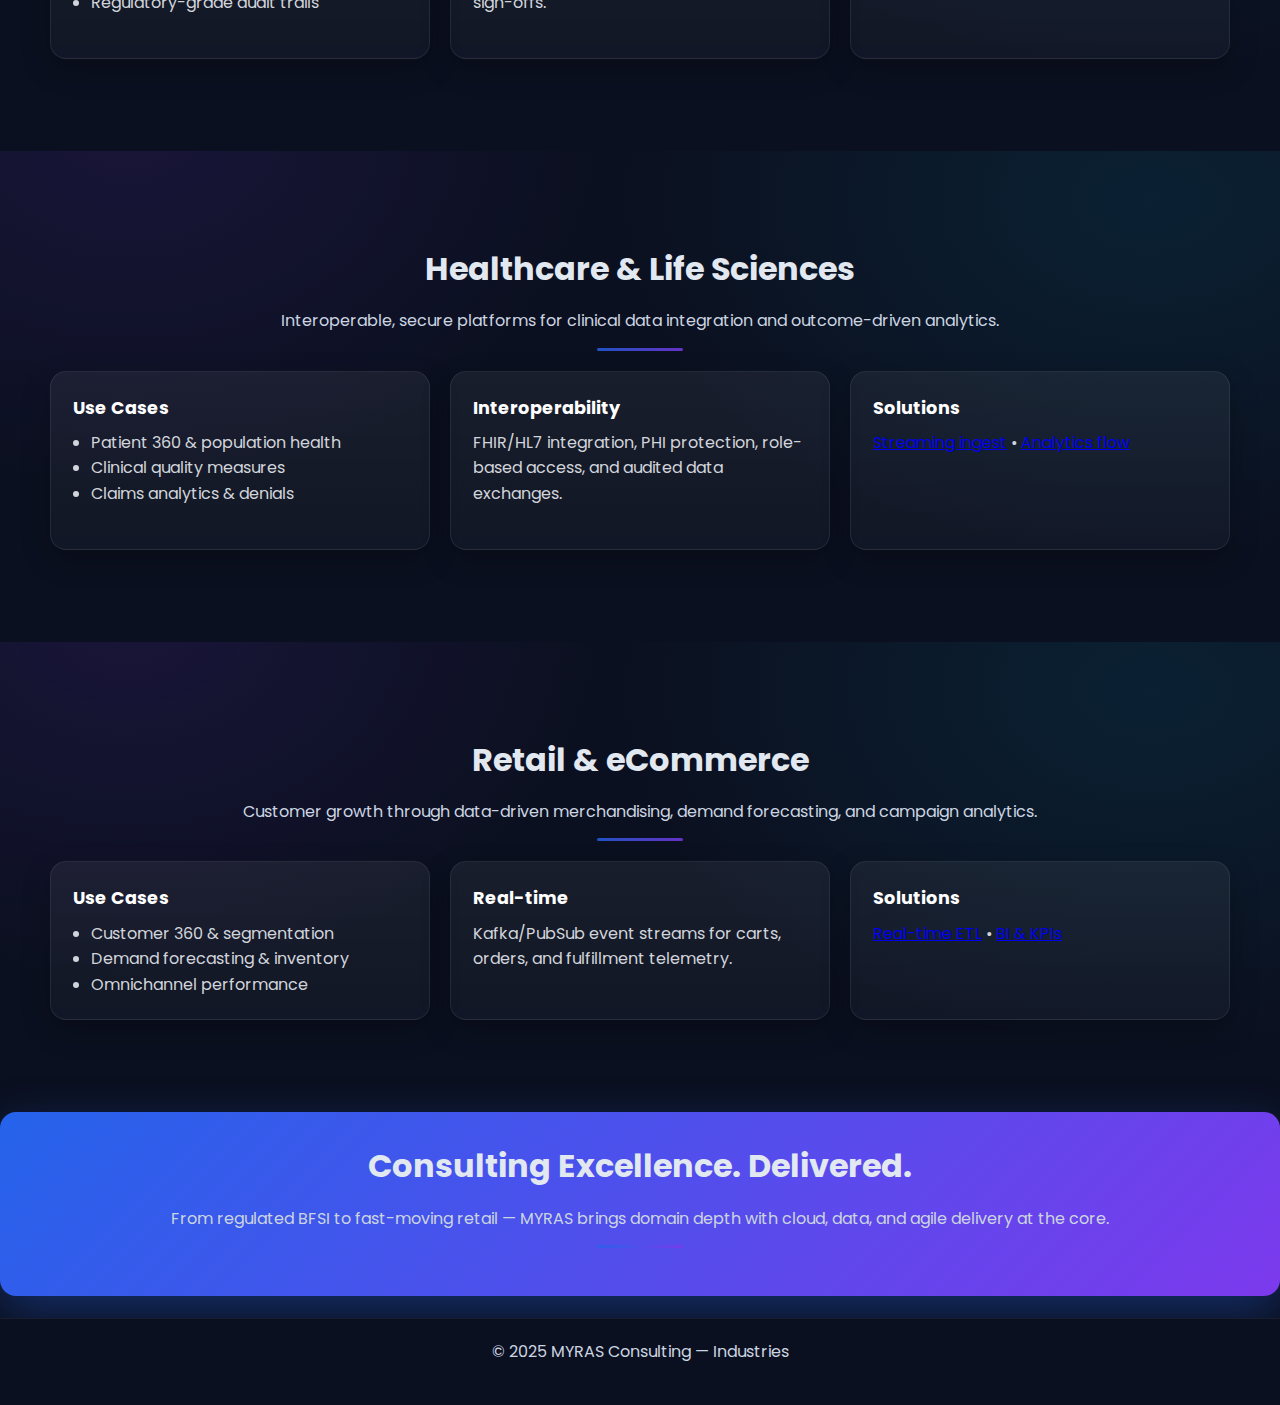
<file: industries.html>
<!DOCTYPE html>
<html lang="en">
<head>
  <meta charset="UTF-8"/>
  <meta name="viewport" content="width=device-width, initial-scale=1.0"/>
  <title>Industries | MYRAS Consulting</title>

  <link rel="icon" type="image/png" href="favicon.png">
  <link href="https://fonts.googleapis.com/css2?family=Poppins:wght@300;400;600&display=swap" rel="stylesheet"/>
  <link rel="stylesheet" href="style.css?v=20251109"/>
  <script defer src="script.js?v=20251109"></script>

  <style>
    .page-hero{ padding-top:120px; padding-bottom:40px; text-align:center; color:#eaf2ff; }
    .page-hero h1{ font-size: clamp(1.8rem, 2.8vw, 2.4rem); margin-bottom:8px; }
    .breadcrumbs{ font-size:.95rem; color:#93c5fd; margin-bottom:10px; }
    .breadcrumbs a{ color:#c7d2fe; text-decoration:none; }

    .ind-grid{ display:grid; grid-template-columns: repeat(auto-fit, minmax(260px, 1fr)); gap:20px; margin-top:20px; }
    .ind-card{ text-align:left; padding:22px; border-radius:16px; background:linear-gradient(180deg, rgba(255,255,255,.06), rgba(255,255,255,.03)); border:1px solid rgba(255,255,255,.08); box-shadow: 0 10px 28px rgba(0,0,0,.25); transition:.3s; }
    .ind-card:hover{ transform:translateY(-5px); box-shadow:0 18px 40px rgba(0,0,0,.35),0 0 0 1px rgba(37,99,235,.25); }
    .ind-card h3{ color:#fff; margin-bottom:8px; font-size:1.1rem; }
    .ind-card p, .ind-card li{ color:#d1d5db; }
    .ind-card ul{ margin-left:18px; }
  </style>
</head>
<body>

  <!-- Navbar -->
  <header class="navbar">
    <div class="brand" onclick="location.href='index.html'" style="cursor:pointer">
      <svg viewBox="0 0 48 48" aria-hidden="true" width="28" height="28">
        <defs><linearGradient id="g" x1="0" y1="0" x2="1" y2="1"><stop offset="0" stop-color="#2a6adf"/><stop offset="1" stop-color="#0b3d91"/></linearGradient></defs>
        <path d="M24 5c1.7 0 3.3.9 4.2 2.4l13.6 23.3c1.9 3.2-.4 7.3-4.2 7.3H10.4c-3.8 0-6.1-4.1-4.2-7.3L19.8 7.4C20.7 5.9 22.3 5 24 5z" fill="url(#g)"/>
        <path d="M24 16.5c-1 0-1.9.5-2.4 1.4l-8.1 14c-.5.9-.5 2 0 2.9.5.9 1.4 1.4 2.4 1.4h16.2c1 0 1.9-.5 2.4-1.4.5-.9.5-2 0-2.9l-8.1-14c-.5-.9-1.4-1.4-2.4-1.4z" fill="#fff" opacity=".25"/>
      </svg>
      <div class="logo">MYRAS</div>
    </div>
    <nav>
      <ul class="nav-links">
        <li><a href="index.html#home">Home</a></li>

        <li class="dropdown">
          <a href="about.html">About <span class="caret">▾</span></a>
          <div class="dropdown-menu">
            <a href="about.html#who">Who We Are</a>
            <a href="about.html#expertise">Our Expertise</a>
            <a href="about.html#values">Our Values</a>
          </div>
        </li>

        <li class="dropdown">
          <a href="services.html">Services <span class="caret">▾</span></a>
          <div class="dropdown-menu">
            <a href="services.html#consulting">IT Consulting & Staffing</a>
            <a href="services.html#cloud">Cloud & Data Solutions</a>
            <a href="services.html#enterprise">Enterprise Support & Automation</a>
            <a href="services.html#bi">BI & Advanced Analytics</a>
            <a href="services.html#teradata">Teradata & DW</a>
            <a href="services.html#devops">DevOps & Automation</a>
            <hr style="border:0;border-top:1px solid #e1e5f2;margin:6px 0;">
            <a href="solutions.html">Reference Solutions →</a>
          </div>
        </li>

        <li class="dropdown">
          <a href="industries.html">Industries <span class="caret">▾</span></a>
          <div class="dropdown-menu">
            <a href="#bfs">Banking & Financial Services</a>
            <a href="#kpo">KPO & Shared Services</a>
            <a href="#audit">Audit & Taxation</a>
            <a href="#health">Healthcare & Life Sciences</a>
            <a href="#retail">Retail & eCommerce</a>
          </div>
        </li>

        <li><a href="contact.html">Contact</a></li>
      </ul>
    </nav>
  </header>

  <!-- Page Hero -->
  <section class="page-hero">
    <div class="breadcrumbs"><a href="index.html#home">Home</a> · <span>Industries</span></div>
    <h1>Industries We Serve</h1>
    <p>Domain-driven solutions for regulated enterprises and high-growth businesses — powered by modern data, cloud, and agile delivery.</p>
  </section>

  <!-- BFSI -->
  <section id="bfs" class="services" style="padding-top:40px;">
    <h2>Banking & Financial Services</h2>
    <p>Secure, compliant platforms for risk, compliance, and customer growth with resilient data architectures.</p>
    <div class="ind-grid">
      <div class="ind-card">
        <h3>Use Cases</h3>
        <ul>
          <li>Customer 360 & personalization</li>
          <li>Risk scoring & fraud analytics</li>
          <li>Regulatory reporting (Basel/IFRS)</li>
        </ul>
      </div>
      <div class="ind-card">
        <h3>Data Platform</h3>
        <p>Landing zones with row/column security, tokenization, and lineage — built on AWS/Azure/GCP.</p>
      </div>
      <div class="ind-card">
        <h3>Solutions</h3>
        <p><a href="solutions.html#etl">ETL patterns</a> • <a href="solutions.html#cloud">Cloud migration</a> • <a href="solutions.html#bi">BI flow</a></p>
      </div>
    </div>
  </section>

  <!-- KPO / Shared Services -->
  <section id="kpo" class="services">
    <h2>KPO & Shared Services</h2>
    <p>Scalable reporting factories, automation, and standardized processes across multi-tenant environments.</p>
    <div class="ind-grid">
      <div class="ind-card"><h3>Use Cases</h3><ul><li>Multi-LOB reporting hubs</li><li>SLAs, queue management & turnaround</li><li>Process mining & optimization</li></ul></div>
      <div class="ind-card"><h3>Ops & ITSM</h3><p>Incident/Problem/Change, runbooks, on-call models, and service catalogs aligned to ITIL & SRE.</p></div>
      <div class="ind-card"><h3>Solutions</h3><p><a href="solutions.html#etl">Batch/stream ETL</a> • <a href="solutions.html#bi">Semantic & dashboards</a></p></div>
    </div>
  </section>

  <!-- Audit & Taxation -->
  <section id="audit" class="services">
    <h2>Audit & Taxation</h2>
    <p>Digitized workflows, immutable audit trails, and analytics for accuracy and regulatory confidence.</p>
    <div class="ind-grid">
      <div class="ind-card"><h3>Use Cases</h3><ul><li>Workpaper management & approvals</li><li>Exception analytics & sampling</li><li>Regulatory-grade audit trails</li></ul></div>
      <div class="ind-card"><h3>Data Controls</h3><p>DQ rules, lineage, access controls, and evidence preservation with automated sign-offs.</p></div>
      <div class="ind-card"><h3>Solutions</h3><p><a href="solutions.html#cloud">Cloud patterns</a> • <a href="solutions.html#bi">BI & metrics</a></p></div>
    </div>
  </section>

  <!-- Healthcare -->
  <section id="health" class="services">
    <h2>Healthcare & Life Sciences</h2>
    <p>Interoperable, secure platforms for clinical data integration and outcome-driven analytics.</p>
    <div class="ind-grid">
      <div class="ind-card"><h3>Use Cases</h3><ul><li>Patient 360 & population health</li><li>Clinical quality measures</li><li>Claims analytics & denials</li></ul></div>
      <div class="ind-card"><h3>Interoperability</h3><p>FHIR/HL7 integration, PHI protection, role-based access, and audited data exchanges.</p></div>
      <div class="ind-card"><h3>Solutions</h3><p><a href="solutions.html#etl">Streaming ingest</a> • <a href="solutions.html#bi">Analytics flow</a></p></div>
    </div>
  </section>

  <!-- Retail & eCommerce -->
  <section id="retail" class="services">
    <h2>Retail & eCommerce</h2>
    <p>Customer growth through data-driven merchandising, demand forecasting, and campaign analytics.</p>
    <div class="ind-grid">
      <div class="ind-card"><h3>Use Cases</h3><ul><li>Customer 360 & segmentation</li><li>Demand forecasting & inventory</li><li>Omnichannel performance</li></ul></div>
      <div class="ind-card"><h3>Real-time</h3><p>Kafka/PubSub event streams for carts, orders, and fulfillment telemetry.</p></div>
      <div class="ind-card"><h3>Solutions</h3><p><a href="solutions.html#etl">Real-time ETL</a> • <a href="solutions.html#bi">BI & KPIs</a></p></div>
    </div>
  </section>

  <section class="promo-band">
    <h2>Consulting Excellence. Delivered.</h2>
    <p>From regulated BFSI to fast-moving retail — MYRAS brings domain depth with cloud, data, and agile delivery at the core.</p>
  </section>

  <footer>
    <p>© 2025 MYRAS Consulting — Industries</p>
  </footer>
</body>
</html>
</file>
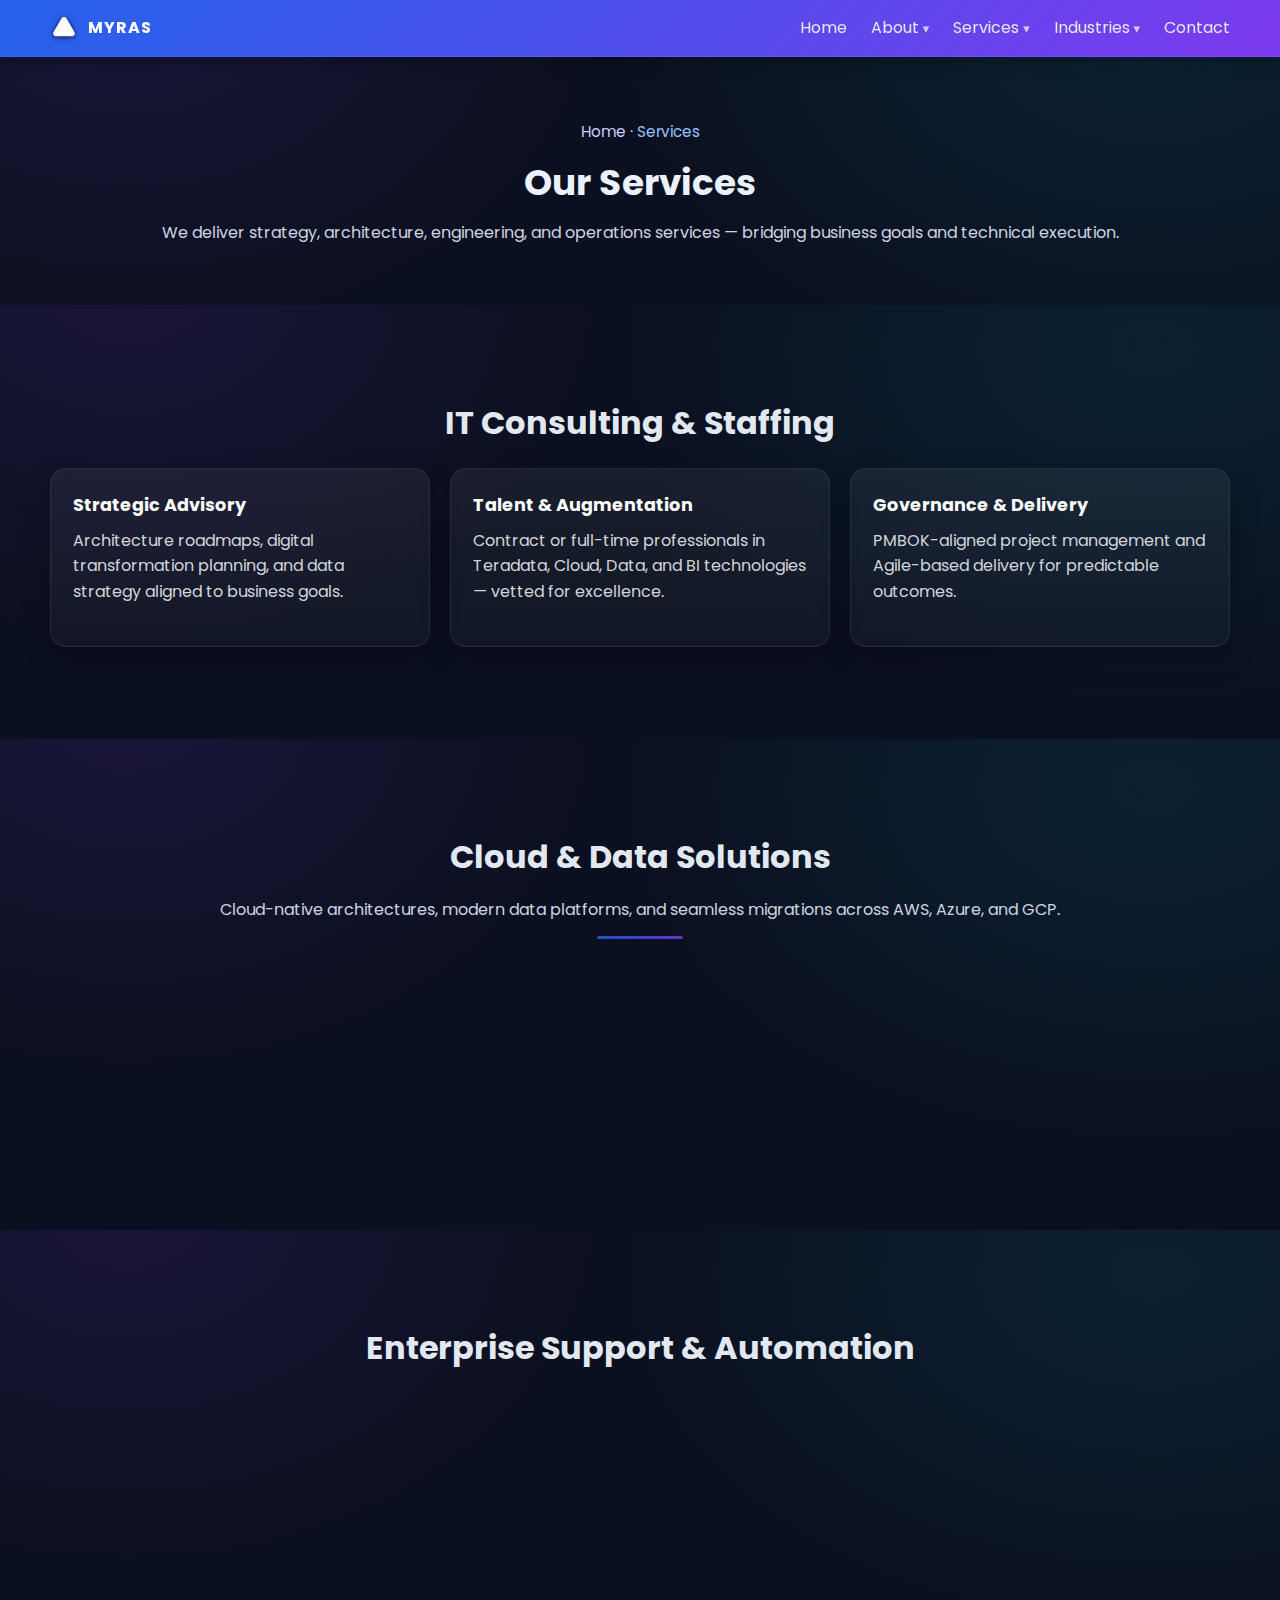
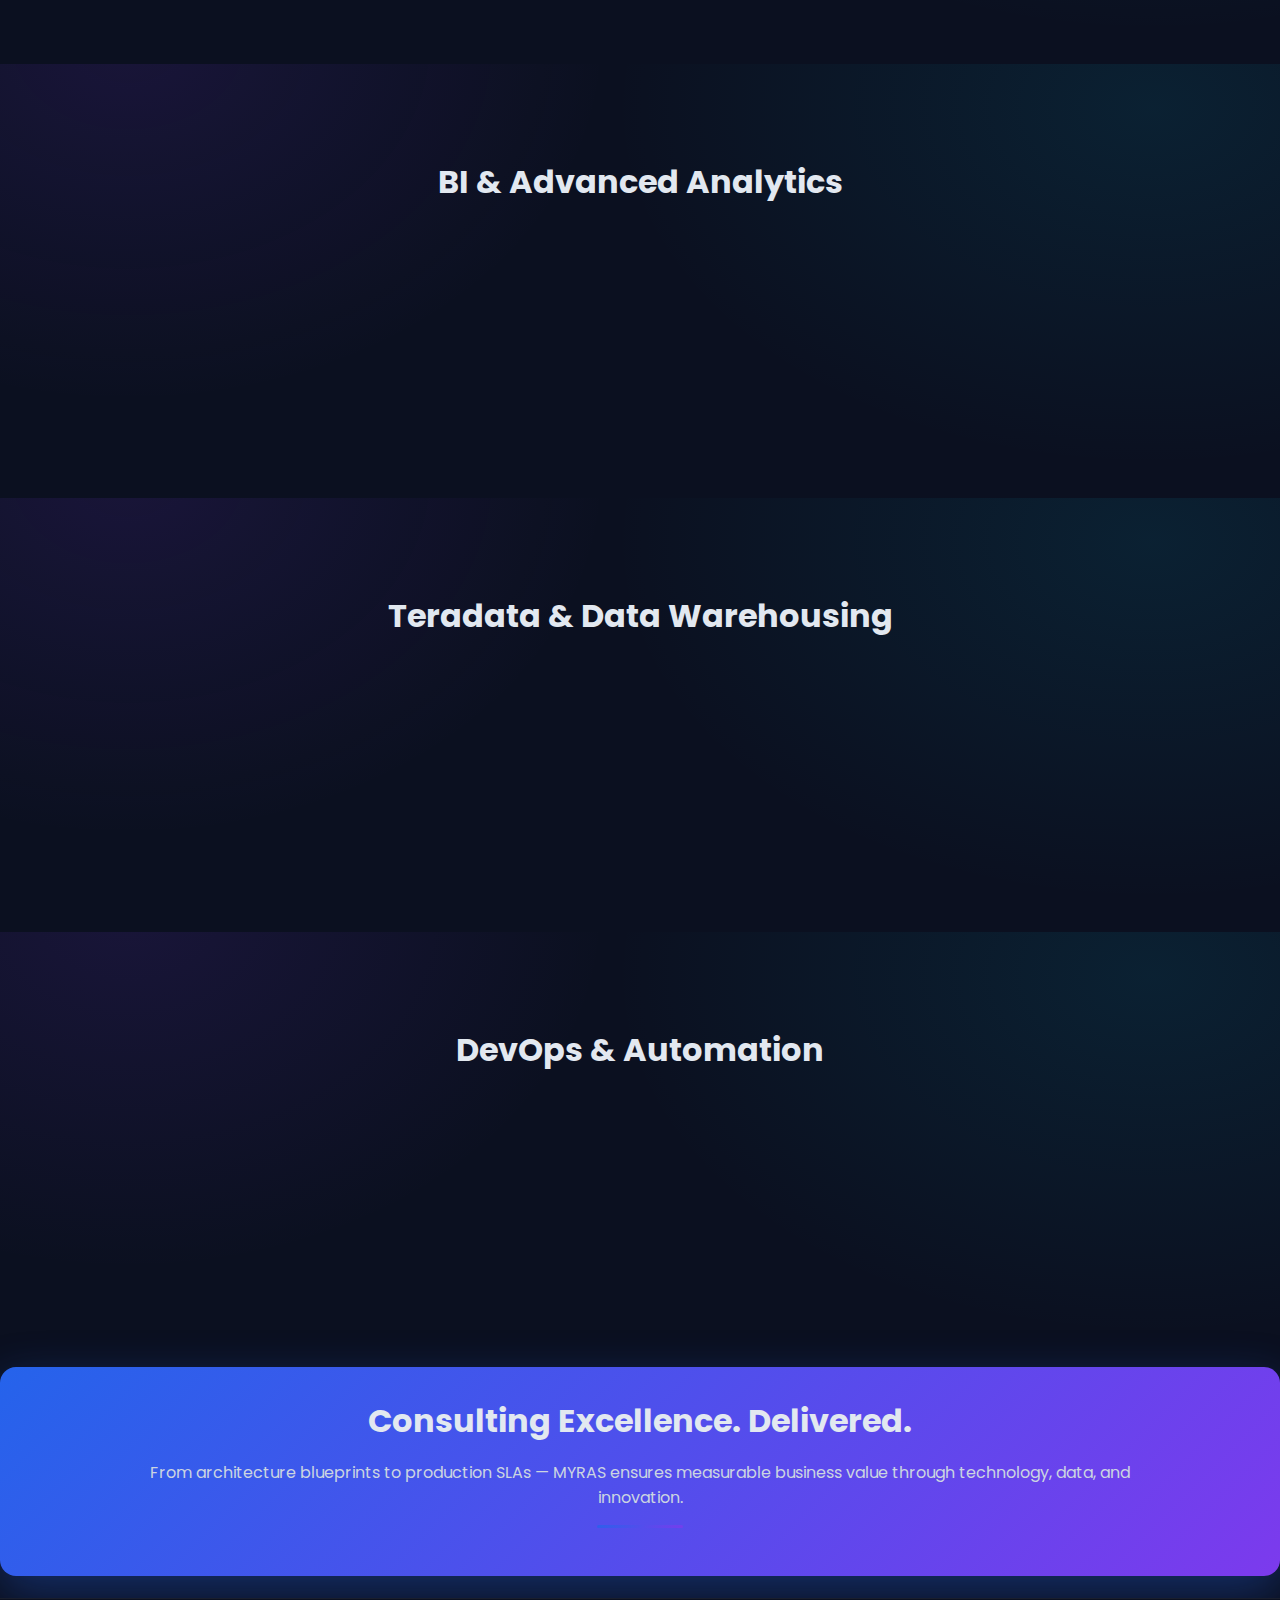
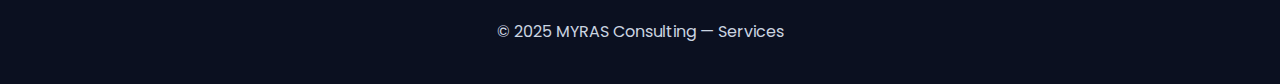
<file: services.html>
<!DOCTYPE html>
<html lang="en">
<head>
  <meta charset="UTF-8"/>
  <meta name="viewport" content="width=device-width, initial-scale=1.0"/>
  <title>Services | MYRAS Consulting</title>

  <link rel="icon" type="image/png" href="favicon.png">
  <link href="https://fonts.googleapis.com/css2?family=Poppins:wght@300;400;600&display=swap" rel="stylesheet"/>
  <link rel="stylesheet" href="style.css?v=20251109"/>
  <script defer src="script.js?v=20251109"></script>

  <style>
    .page-hero{ padding-top:120px; padding-bottom:40px; text-align:center; color:#eaf2ff; }
    .page-hero h1{ font-size: clamp(1.8rem, 2.8vw, 2.4rem); margin-bottom:8px; }
    .breadcrumbs{ font-size:.95rem; color:#93c5fd; margin-bottom:10px; }
    .breadcrumbs a{ color:#c7d2fe; text-decoration:none; }
    .service-grid{ display:grid; grid-template-columns: repeat(auto-fit, minmax(260px, 1fr)); gap:20px; margin-top:20px; }
    .service-card{ text-align:left; padding:22px; border-radius:16px; background:linear-gradient(180deg, rgba(255,255,255,.06), rgba(255,255,255,.03)); border:1px solid rgba(255,255,255,.08); box-shadow: 0 10px 28px rgba(0,0,0,.25); transition:.3s; }
    .service-card:hover{ transform:translateY(-5px); box-shadow:0 18px 40px rgba(0,0,0,.35),0 0 0 1px rgba(37,99,235,.25); }
    .service-card h3{ color:#fff; margin-bottom:8px; font-size:1.1rem; }
    .service-card p{ color:#d1d5db; }
  </style>
</head>
<body>

  <!-- Navbar -->
  <header class="navbar">
    <div class="brand" onclick="location.href='index.html'" style="cursor:pointer">
      <svg viewBox="0 0 48 48" aria-hidden="true" width="28" height="28">
        <defs><linearGradient id="g" x1="0" y1="0" x2="1" y2="1"><stop offset="0" stop-color="#2a6adf"/><stop offset="1" stop-color="#0b3d91"/></linearGradient></defs>
        <path d="M24 5c1.7 0 3.3.9 4.2 2.4l13.6 23.3c1.9 3.2-.4 7.3-4.2 7.3H10.4c-3.8 0-6.1-4.1-4.2-7.3L19.8 7.4C20.7 5.9 22.3 5 24 5z" fill="url(#g)"/>
        <path d="M24 16.5c-1 0-1.9.5-2.4 1.4l-8.1 14c-.5.9-.5 2 0 2.9.5.9 1.4 1.4 2.4 1.4h16.2c1 0 1.9-.5 2.4-1.4.5-.9.5-2 0-2.9l-8.1-14c-.5-.9-1.4-1.4-2.4-1.4z" fill="#fff" opacity=".25"/>
      </svg>
      <div class="logo">MYRAS</div>
    </div>
    <nav>
      <ul class="nav-links">
        <li><a href="index.html#home">Home</a></li>

        <li class="dropdown">
          <a href="about.html">About <span class="caret">▾</span></a>
          <div class="dropdown-menu">
            <a href="about.html#who">Who We Are</a>
            <a href="about.html#expertise">Our Expertise</a>
            <a href="about.html#values">Our Values</a>
          </div>
        </li>

        <li class="dropdown">
          <a href="services.html">Services <span class="caret">▾</span></a>
          <div class="dropdown-menu">
            <a href="#consulting">IT Consulting & Staffing</a>
            <a href="#cloud">Cloud & Data Solutions</a>
            <a href="#enterprise">Enterprise Support & Automation</a>
            <a href="#bi">BI & Advanced Analytics</a>
            <a href="#teradata">Teradata & DW</a>
            <a href="#devops">DevOps & Automation</a>
            <hr style="border:0;border-top:1px solid #e1e5f2;margin:6px 0;">
            <a href="solutions.html">Reference Solutions →</a>
          </div>
        </li>

        <li class="dropdown">
          <a href="industries.html">Industries <span class="caret">▾</span></a>
          <div class="dropdown-menu">
            <a href="industries.html#bfs">Banking & Financial Services</a>
            <a href="industries.html#kpo">KPO & Shared Services</a>
            <a href="industries.html#audit">Audit & Taxation</a>
            <a href="industries.html#health">Healthcare & Life Sciences</a>
            <a href="industries.html#retail">Retail & eCommerce</a>
          </div>
        </li>

        <li><a href="contact.html">Contact</a></li>
      </ul>
    </nav>
  </header>

  <!-- Page Hero -->
  <section class="page-hero">
    <div class="breadcrumbs"><a href="index.html#home">Home</a> · <span>Services</span></div>
    <h1>Our Services</h1>
    <p>We deliver strategy, architecture, engineering, and operations services — bridging business goals and technical execution.</p>
  </section>

  <!-- Services List -->
  <section class="services" id="consulting">
    <h2>IT Consulting & Staffing</h2>
    <div class="service-grid">
      <div class="service-card">
        <h3>Strategic Advisory</h3>
        <p>Architecture roadmaps, digital transformation planning, and data strategy aligned to business goals.</p>
      </div>
      <div class="service-card">
        <h3>Talent & Augmentation</h3>
        <p>Contract or full-time professionals in Teradata, Cloud, Data, and BI technologies — vetted for excellence.</p>
      </div>
      <div class="service-card">
        <h3>Governance & Delivery</h3>
        <p>PMBOK-aligned project management and Agile-based delivery for predictable outcomes.</p>
      </div>
    </div>
  </section>

  <section class="services" id="cloud">
    <h2>Cloud & Data Solutions</h2>
    <p>Cloud-native architectures, modern data platforms, and seamless migrations across AWS, Azure, and GCP.</p>
    <div class="service-grid">
      <div class="service-card"><h3>Modern Data Platforms</h3><p>Designing secure, scalable data lakes and warehouses with pipelines using ADF, Glue, Dataflow, and Synapse.</p></div>
      <div class="service-card"><h3>Cloud Migration</h3><p>Rehost, replatform, and refactor approaches with cost, security, and resilience optimization. <a href="solutions.html#cloud">View Solutions</a></p></div>
      <div class="service-card"><h3>Data Governance</h3><p>Metadata management, data quality frameworks, and lineage tracking for compliance and trust.</p></div>
    </div>
  </section>

  <section class="services" id="enterprise">
    <h2>Enterprise Support & Automation</h2>
    <div class="service-grid">
      <div class="service-card"><h3>Production Support</h3><p>24x7 monitoring, incident response, and release management across complex enterprise platforms.</p></div>
      <div class="service-card"><h3>Automation</h3><p>Shell/Python/Ansible scripting to reduce manual effort and enhance reliability.</p></div>
      <div class="service-card"><h3>Transition Management</h3><p>End-to-end ownership from KT to steady state with clear documentation and governance.</p></div>
    </div>
  </section>

  <section class="services" id="bi">
    <h2>BI & Advanced Analytics</h2>
    <div class="service-grid">
      <div class="service-card"><h3>Visualization</h3><p>Interactive dashboards using Power BI, Tableau, and Looker with unified semantic layers. <a href="solutions.html#bi">Explore BI Flow</a></p></div>
      <div class="service-card"><h3>ETL/ELT Engineering</h3><p>Optimized pipelines, transformations, and performance tuning in Teradata, Snowflake, or BigQuery. <a href="solutions.html#etl">ETL Patterns</a></p></div>
      <div class="service-card"><h3>Data Science Enablement</h3><p>Data preparation, model deployment, and monitoring for machine learning and AI initiatives.</p></div>
    </div>
  </section>

  <section class="services" id="teradata">
    <h2>Teradata & Data Warehousing</h2>
    <div class="service-grid">
      <div class="service-card"><h3>Design & Development</h3><p>End-to-end DW lifecycle — schema design, ETL, optimization, and capacity planning.</p></div>
      <div class="service-card"><h3>Performance Tuning</h3><p>SQL rewrite, stats collection, and workload management for high-performance Teradata systems.</p></div>
      <div class="service-card"><h3>Migration</h3><p>Re-engineering workloads from legacy systems to cloud-native warehouses like Snowflake or BigQuery.</p></div>
    </div>
  </section>

  <section class="services" id="devops">
    <h2>DevOps & Automation</h2>
    <div class="service-grid">
      <div class="service-card"><h3>CI/CD</h3><p>Automated build, test, and deploy pipelines using GitHub Actions, Jenkins, or Azure DevOps.</p></div>
      <div class="service-card"><h3>Infrastructure as Code</h3><p>Terraform, ARM, and CloudFormation templates for scalable, repeatable environments.</p></div>
      <div class="service-card"><h3>Observability</h3><p>Metrics, logging, and tracing with Prometheus, ELK, and Grafana to achieve reliability and uptime.</p></div>
    </div>
  </section>

  <section class="promo-band">
    <h2>Consulting Excellence. Delivered.</h2>
    <p>From architecture blueprints to production SLAs — MYRAS ensures measurable business value through technology, data, and innovation.</p>
  </section>

  <footer>
    <p>© 2025 MYRAS Consulting — Services</p>
  </footer>
</body>
</html>
</file>
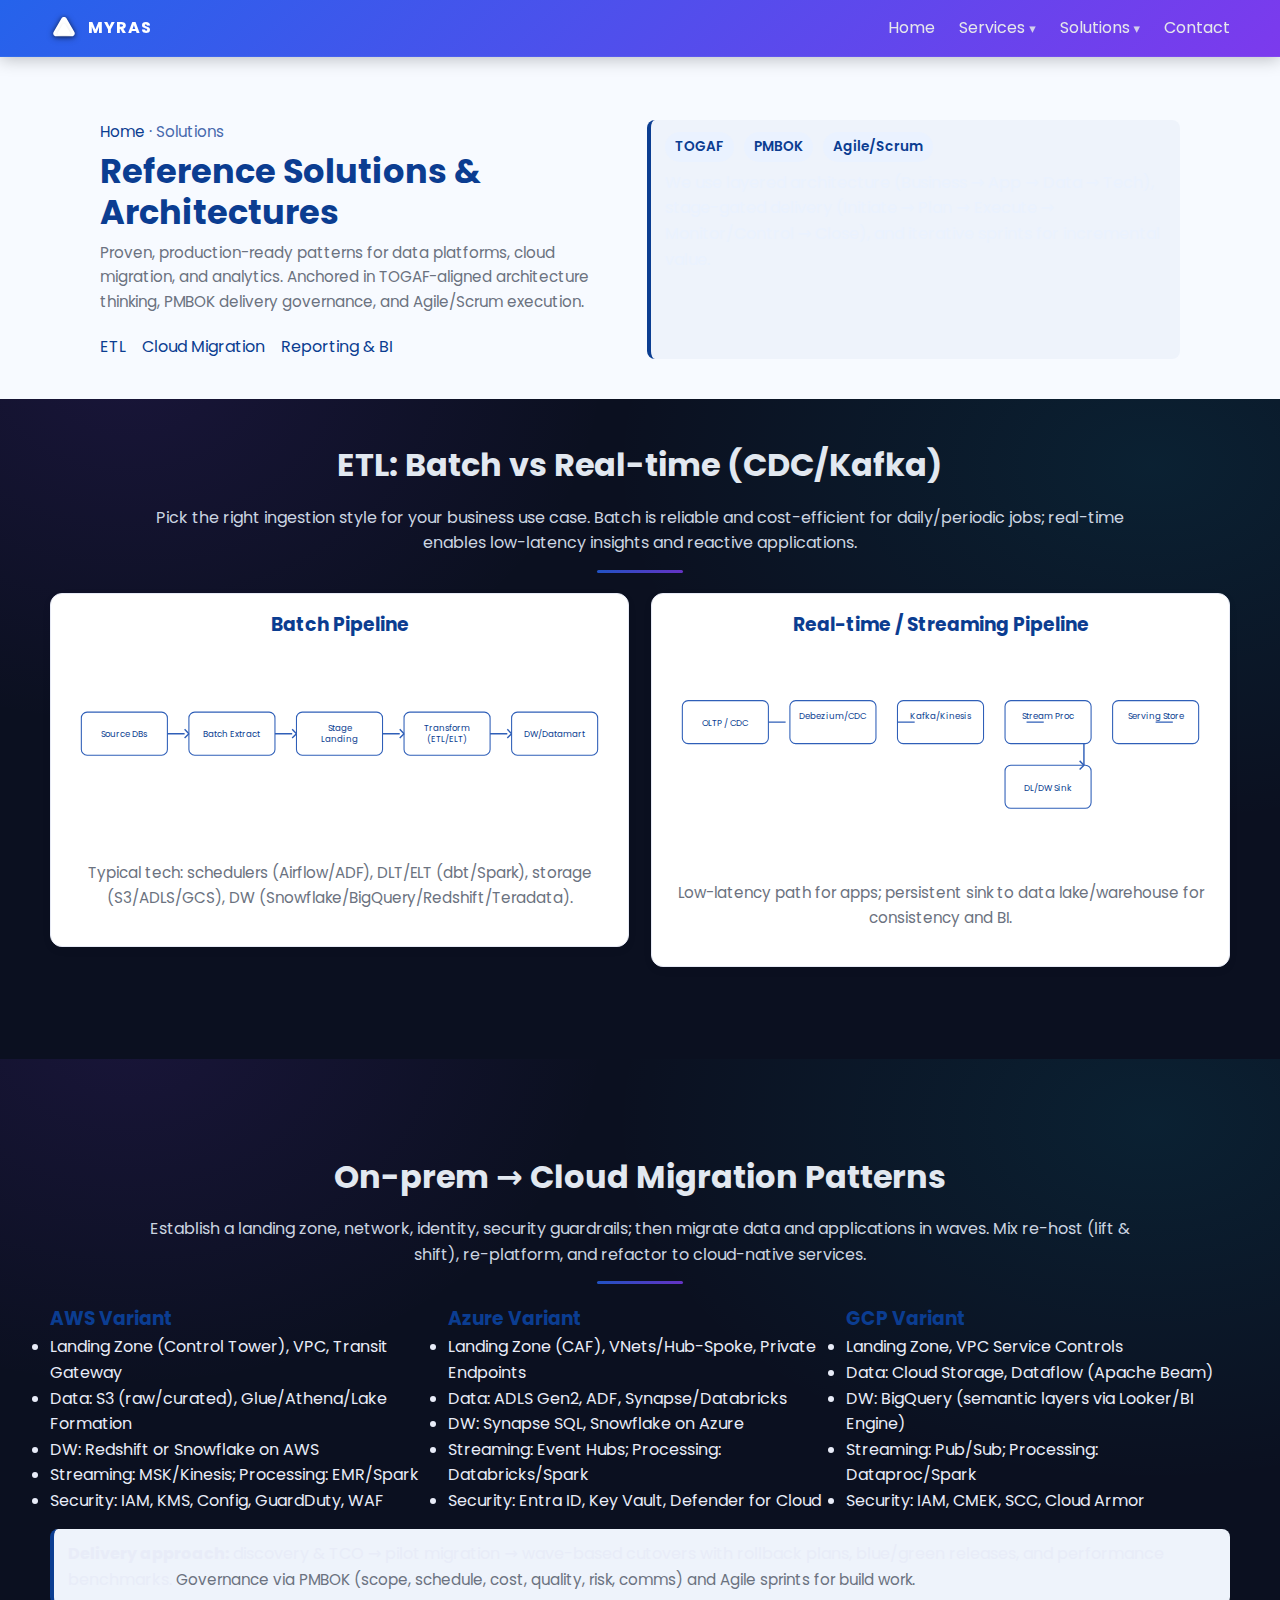
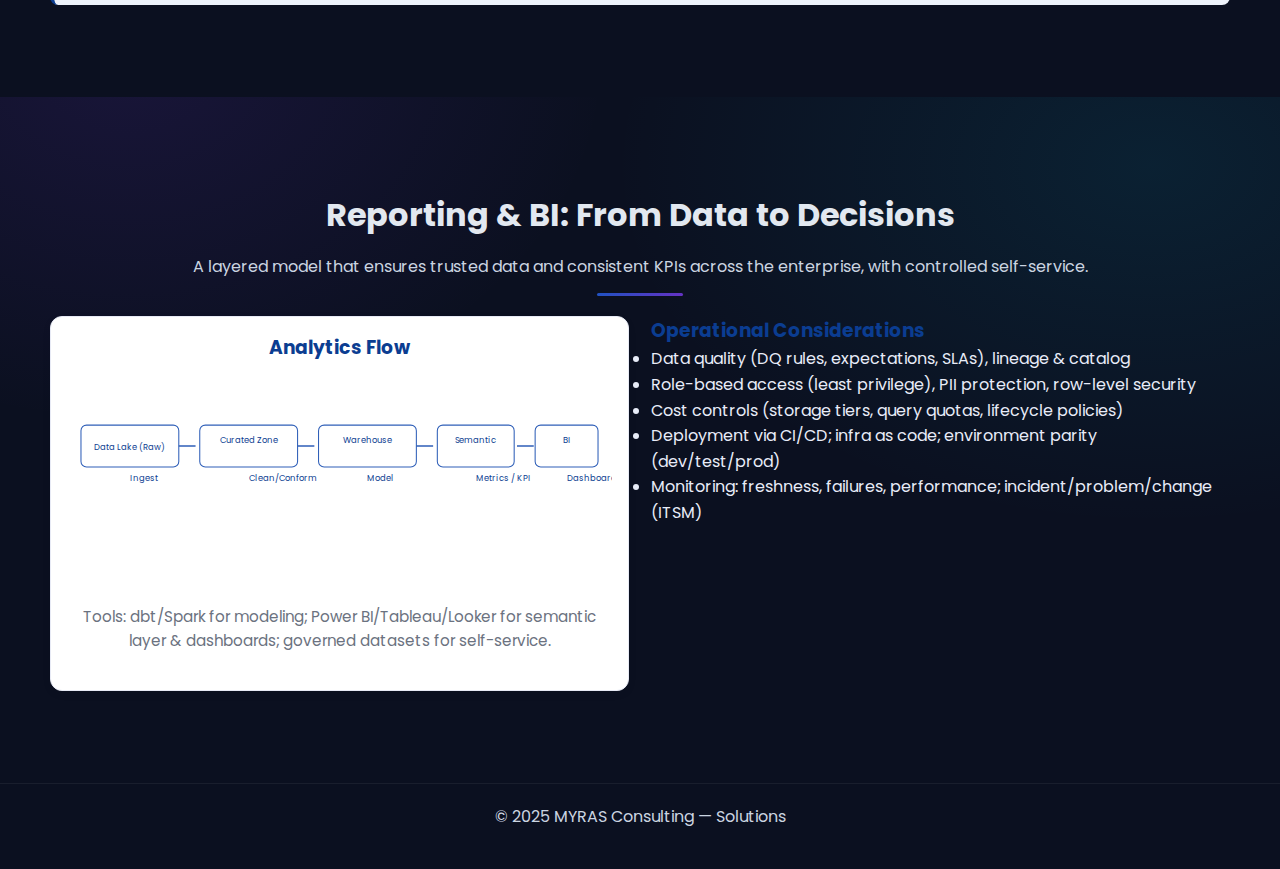
<file: Solutions.html>
<!DOCTYPE html>
<html lang="en">
<head>
  <meta charset="UTF-8"/>
  <meta name="viewport" content="width=device-width, initial-scale=1.0"/>
  <title>Solutions | MYRAS Consulting</title>

  <link href="https://fonts.googleapis.com/css2?family=Poppins:wght@300;400;600&display=swap" rel="stylesheet"/>
  <link rel="stylesheet" href="style.css?v=20251109"/>
  <link rel="icon" type="image/png" href="favicon.png"/>
  <script defer src="script.js?v=20251109"></script>

  <style>
    /* page-specific small tweaks */
    .page-hero { padding-top: 120px; padding-bottom: 40px; background: #f7faff; }
    .breadcrumbs { font-size: .95rem; color: #4769ad; margin-bottom: 8px; }
    .breadcrumbs a { color: #0b3d91; text-decoration: none; }
    .section-note { color:#6b7280; font-size:.95rem; margin-top:6px; }
    .svg-wrap { background:#ffffff; border:1px solid #e7eaf5; border-radius:12px; padding:16px; overflow:auto; box-shadow:0 3px 10px rgba(0,0,0,.05); }
    .two-col { display:grid; grid-template-columns:repeat(auto-fit, minmax(280px,1fr)); gap:22px; align-items:start; }
    .callout { background:#eef3fb; border-left:4px solid #0b3d91; padding:12px 14px; border-radius:8px; text-align:left; }
    .pill { display:inline-block; padding:4px 10px; border-radius:999px; background:#eaf2ff; color:#0b3d91; font-weight:600; font-size:.85rem; margin-right:6px; }
    .mini-grid { display:grid; grid-template-columns:repeat(auto-fit,minmax(220px,1fr)); gap:14px; }
    .anchor-links a { margin-right:12px; color:#0b3d91; text-decoration:none; }
    @media(max-width:768px){ .page-hero{ padding-top: 96px; } }
  </style>
</head>
<body>

  <!-- Top Nav (same as index) -->
  <header class="navbar">
    <div class="brand">
      <svg viewBox="0 0 48 48" aria-hidden="true" width="28" height="28">
        <defs><linearGradient id="g" x1="0" y1="0" x2="1" y2="1">
          <stop offset="0" stop-color="#2a6adf"/><stop offset="1" stop-color="#0b3d91"/></linearGradient></defs>
        <path d="M24 5c1.7 0 3.3.9 4.2 2.4l13.6 23.3c1.9 3.2-.4 7.3-4.2 7.3H10.4c-3.8 0-6.1-4.1-4.2-7.3L19.8 7.4C20.7 5.9 22.3 5 24 5z" fill="url(#g)"/>
        <path d="M24 16.5c-1 0-1.9.5-2.4 1.4l-8.1 14c-.5.9-.5 2 0 2.9.5.9 1.4 1.4 2.4 1.4h16.2c1 0 1.9-.5 2.4-1.4.5-.9.5-2 0-2.9l-8.1-14c-.5-.9-1.4-1.4-2.4-1.4z" fill="#fff" opacity=".25"/>
      </svg>
      <div class="logo">MYRAS</div>
    </div>
    <nav>
      <ul class="nav-links">
        <li><a href="index.html#home">Home</a></li>
        <li class="dropdown">
          <a href="index.html#services">Services <span class="caret">▾</span></a>
          <div class="dropdown-menu">
            <a href="index.html#service-it">IT Consulting & Staffing</a>
            <a href="index.html#service-cloud">Cloud & Data Solutions</a>
            <a href="index.html#service-enterprise">Enterprise Support & Automation</a>
            <a href="index.html#service-bi">BI & Advanced Analytics</a>
            <a href="index.html#service-teradata">Teradata & DW</a>
            <a href="index.html#service-devops">DevOps & Automation</a>
          </div>
        </li>
        <li class="dropdown">
          <a href="#">Solutions <span class="caret">▾</span></a>
          <div class="dropdown-menu">
            <a href="#etl">ETL: Batch vs Real-time</a>
            <a href="#cloud">On-prem → Cloud Patterns</a>
            <a href="#bi">Reporting & BI</a>
          </div>
        </li>
        <li><a href="index.html#contact">Contact</a></li>
      </ul>
    </nav>
  </header>

  <!-- Page Hero -->
  <section class="page-hero">
    <div class="mini-grid" style="padding:0 50px; text-align:left;">
      <div>
        <div class="breadcrumbs">
          <a href="index.html#home">Home</a> · <span>Solutions</span>
        </div>
        <h1 style="color:#0b3d91; font-size:2.1rem; line-height:1.2;">Reference Solutions & Architectures</h1>
        <p class="section-note">Proven, production-ready patterns for data platforms, cloud migration, and analytics. Anchored in TOGAF-aligned architecture thinking, PMBOK delivery governance, and Agile/Scrum execution.</p>
        <div class="anchor-links" style="margin-top:10px;">
          <a href="#etl">ETL</a>
          <a href="#cloud">Cloud Migration</a>
          <a href="#bi">Reporting & BI</a>
        </div>
      </div>
      <div class="callout">
        <span class="pill">TOGAF</span>
        <span class="pill">PMBOK</span>
        <span class="pill">Agile/Scrum</span>
        <div style="margin-top:8px;">
          We use layered architecture (Business → App → Data → Tech), stage-gated delivery (Initiate → Plan → Execute → Monitor/Control → Close), and iterative sprints for incremental value.
        </div>
      </div>
    </div>
  </section>

  <!-- ETL -->
  <section id="etl" class="services" style="padding-top:40px;">
    <h2>ETL: Batch vs Real-time (CDC/Kafka)</h2>
    <p>Pick the right ingestion style for your business use case. Batch is reliable and cost-efficient for daily/periodic jobs; real-time enables low-latency insights and reactive applications.</p>

    <div class="two-col">
      <div class="card svg-wrap">
        <h3 style="color:#0b3d91; margin-bottom:8px;">Batch Pipeline</h3>
        <!-- Inline SVG diagram -->
        <svg viewBox="0 0 760 200" width="100%" height="200" xmlns="http://www.w3.org/2000/svg" aria-label="Batch ETL">
          <defs>
            <style>
              .b{fill:#fff;stroke:#2f5fb8;stroke-width:1.5}
              .t{font:12px Poppins, Arial; fill:#0b3d91}
            </style>
          </defs>
          <rect x="20" y="50" width="120" height="60" rx="8" class="b"/>
          <text x="80" y="85" text-anchor="middle" class="t">Source DBs</text>

          <rect x="170" y="50" width="120" height="60" rx="8" class="b"/>
          <text x="230" y="85" text-anchor="middle" class="t">Batch Extract</text>

          <rect x="320" y="50" width="120" height="60" rx="8" class="b"/>
          <text x="380" y="76" text-anchor="middle" class="t">Stage</text>
          <text x="380" y="92" text-anchor="middle" class="t">Landing</text>

          <rect x="470" y="50" width="120" height="60" rx="8" class="b"/>
          <text x="530" y="76" text-anchor="middle" class="t">Transform</text>
          <text x="530" y="92" text-anchor="middle" class="t">(ETL/ELT)</text>

          <rect x="620" y="50" width="120" height="60" rx="8" class="b"/>
          <text x="680" y="85" text-anchor="middle" class="t">DW/Datamart</text>

          <!-- arrows -->
          <path d="M140 80h24" stroke="#2f5fb8" stroke-width="2"/>
          <path d="M170 80l-6-6m6 6l-6 6" stroke="#2f5fb8" stroke-width="2" fill="none"/>
          <path d="M290 80h24" stroke="#2f5fb8" stroke-width="2"/>
          <path d="M320 80l-6-6m6 6l-6 6" stroke="#2f5fb8" stroke-width="2" fill="none"/>
          <path d="M440 80h24" stroke="#2f5fb8" stroke-width="2"/>
          <path d="M470 80l-6-6m6 6l-6 6" stroke="#2f5fb8" stroke-width="2" fill="none"/>
          <path d="M590 80h24" stroke="#2f5fb8" stroke-width="2"/>
          <path d="M620 80l-6-6m6 6l-6 6" stroke="#2f5fb8" stroke-width="2" fill="none"/>
        </svg>
        <p class="section-note">Typical tech: schedulers (Airflow/ADF), DLT/ELT (dbt/Spark), storage (S3/ADLS/GCS), DW (Snowflake/BigQuery/Redshift/Teradata).</p>
      </div>

      <div class="card svg-wrap">
        <h3 style="color:#0b3d91; margin-bottom:8px;">Real-time / Streaming Pipeline</h3>
        <svg viewBox="0 0 760 240" width="100%" height="220" xmlns="http://www.w3.org/2000/svg" aria-label="Streaming ETL">
          <defs>
            <style>
              .b{fill:#fff;stroke:#2f5fb8;stroke-width:1.5}
              .t{font:12px Poppins, Arial; fill:#0b3d91}
            </style>
          </defs>
          <rect x="20" y="40" width="120" height="60" rx="8" class="b"/>
          <text x="80" y="75" text-anchor="middle" class="t">OLTP / CDC</text>

          <rect x="170" y="40" width="120" height="60" rx="8" class="b"/>
          <text x="230" y="66" text-anchor="middle" class="t">Debezium/CDC</text>

          <rect x="320" y="40" width="120" height="60" rx="8" class="b"/>
          <text x="380" y="66" text-anchor="middle" class="t">Kafka/Kinesis</text>

          <rect x="470" y="40" width="120" height="60" rx="8" class="b"/>
          <text x="530" y="66" text-anchor="middle" class="t">Stream Proc</text>

          <rect x="620" y="40" width="120" height="60" rx="8" class="b"/>
          <text x="680" y="66" text-anchor="middle" class="t">Serving Store</text>

          <!-- arrows -->
          <path d="M140 70h24m156 0h24m156 0h24m156 0h24" stroke="#2f5fb8" stroke-width="2"/>

          <!-- analytic sink -->
          <rect x="470" y="130" width="120" height="60" rx="8" class="b"/>
          <text x="530" y="166" text-anchor="middle" class="t">DL/DW Sink</text>
          <path d="M580 100v30" stroke="#2f5fb8" stroke-width="2"/>
          <path d="M580 130l-6-6m6 6l-6 6" stroke="#2f5fb8" stroke-width="2" fill="none"/>
        </svg>
        <p class="section-note">Low-latency path for apps; persistent sink to data lake/warehouse for consistency and BI.</p>
      </div>
    </div>
  </section>

  <!-- Cloud Migration -->
  <section id="cloud" class="services">
    <h2>On-prem → Cloud Migration Patterns</h2>
    <p>Establish a landing zone, network, identity, security guardrails; then migrate data and applications in waves. Mix re-host (lift & shift), re-platform, and refactor to cloud-native services.</p>

    <div class="mini-grid">
      <div class="card" style="text-align:left;">
        <h3 style="color:#0b3d91;">AWS Variant</h3>
        <ul>
          <li>Landing Zone (Control Tower), VPC, Transit Gateway</li>
          <li>Data: S3 (raw/curated), Glue/Athena/Lake Formation</li>
          <li>DW: Redshift or Snowflake on AWS</li>
          <li>Streaming: MSK/Kinesis; Processing: EMR/Spark</li>
          <li>Security: IAM, KMS, Config, GuardDuty, WAF</li>
        </ul>
      </div>
      <div class="card" style="text-align:left;">
        <h3 style="color:#0b3d91;">Azure Variant</h3>
        <ul>
          <li>Landing Zone (CAF), VNets/Hub-Spoke, Private Endpoints</li>
          <li>Data: ADLS Gen2, ADF, Synapse/Databricks</li>
          <li>DW: Synapse SQL, Snowflake on Azure</li>
          <li>Streaming: Event Hubs; Processing: Databricks/Spark</li>
          <li>Security: Entra ID, Key Vault, Defender for Cloud</li>
        </ul>
      </div>
      <div class="card" style="text-align:left;">
        <h3 style="color:#0b3d91;">GCP Variant</h3>
        <ul>
          <li>Landing Zone, VPC Service Controls</li>
          <li>Data: Cloud Storage, Dataflow (Apache Beam)</li>
          <li>DW: BigQuery (semantic layers via Looker/BI Engine)</li>
          <li>Streaming: Pub/Sub; Processing: Dataproc/Spark</li>
          <li>Security: IAM, CMEK, SCC, Cloud Armor</li>
        </ul>
      </div>
    </div>

    <div class="callout" style="margin-top:16px;">
      <strong>Delivery approach:</strong> discovery & TCO → pilot migration → wave-based cutovers with rollback plans, blue/green releases, and performance benchmarks. 
      <span class="section-note">Governance via PMBOK (scope, schedule, cost, quality, risk, comms) and Agile sprints for build work.</span>
    </div>
  </section>

  <!-- Reporting & BI -->
  <section id="bi" class="services">
    <h2>Reporting & BI: From Data to Decisions</h2>
    <p>A layered model that ensures trusted data and consistent KPIs across the enterprise, with controlled self-service.</p>

    <div class="two-col">
      <div class="card svg-wrap">
        <h3 style="color:#0b3d91; margin-bottom:8px;">Analytics Flow</h3>
        <svg viewBox="0 0 780 240" width="100%" height="220" xmlns="http://www.w3.org/2000/svg" aria-label="BI Flow">
          <defs>
            <style>
              .b{fill:#fff;stroke:#2f5fb8;stroke-width:1.5}
              .t{font:12px Poppins, Arial; fill:#0b3d91}
            </style>
          </defs>
          <rect x="20" y="40" width="140" height="60" rx="8" class="b"/>
          <text x="90" y="75" text-anchor="middle" class="t">Data Lake (Raw)</text>

          <rect x="190" y="40" width="140" height="60" rx="8" class="b"/>
          <text x="260" y="66" text-anchor="middle" class="t">Curated Zone</text>

          <rect x="360" y="40" width="140" height="60" rx="8" class="b"/>
          <text x="430" y="66" text-anchor="middle" class="t">Warehouse</text>

          <rect x="530" y="40" width="110" height="60" rx="8" class="b"/>
          <text x="585" y="66" text-anchor="middle" class="t">Semantic</text>

          <rect x="670" y="40" width="90" height="60" rx="8" class="b"/>
          <text x="715" y="66" text-anchor="middle" class="t">BI</text>

          <path d="M160 70h24m146 0h24m146 0h24m120 0h24" stroke="#2f5fb8" stroke-width="2"/>
          <text x="90"  y="120" class="t">Ingest</text>
          <text x="260" y="120" class="t">Clean/Conform</text>
          <text x="430" y="120" class="t">Model</text>
          <text x="585" y="120" class="t">Metrics / KPI</text>
          <text x="715" y="120" class="t">Dashboards</text>
        </svg>
        <p class="section-note">Tools: dbt/Spark for modeling; Power BI/Tableau/Looker for semantic layer & dashboards; governed datasets for self-service.</p>
      </div>

      <div class="card" style="text-align:left;">
        <h3 style="color:#0b3d91;">Operational Considerations</h3>
        <ul>
          <li>Data quality (DQ rules, expectations, SLAs), lineage & catalog</li>
          <li>Role-based access (least privilege), PII protection, row-level security</li>
          <li>Cost controls (storage tiers, query quotas, lifecycle policies)</li>
          <li>Deployment via CI/CD; infra as code; environment parity (dev/test/prod)</li>
          <li>Monitoring: freshness, failures, performance; incident/problem/change (ITSM)</li>
        </ul>
      </div>
    </div>
  </section>

  <!-- Footer -->
  <footer>
    <p>© 2025 MYRAS Consulting — Solutions</p>
  </footer>
</body>
</html>
</file>
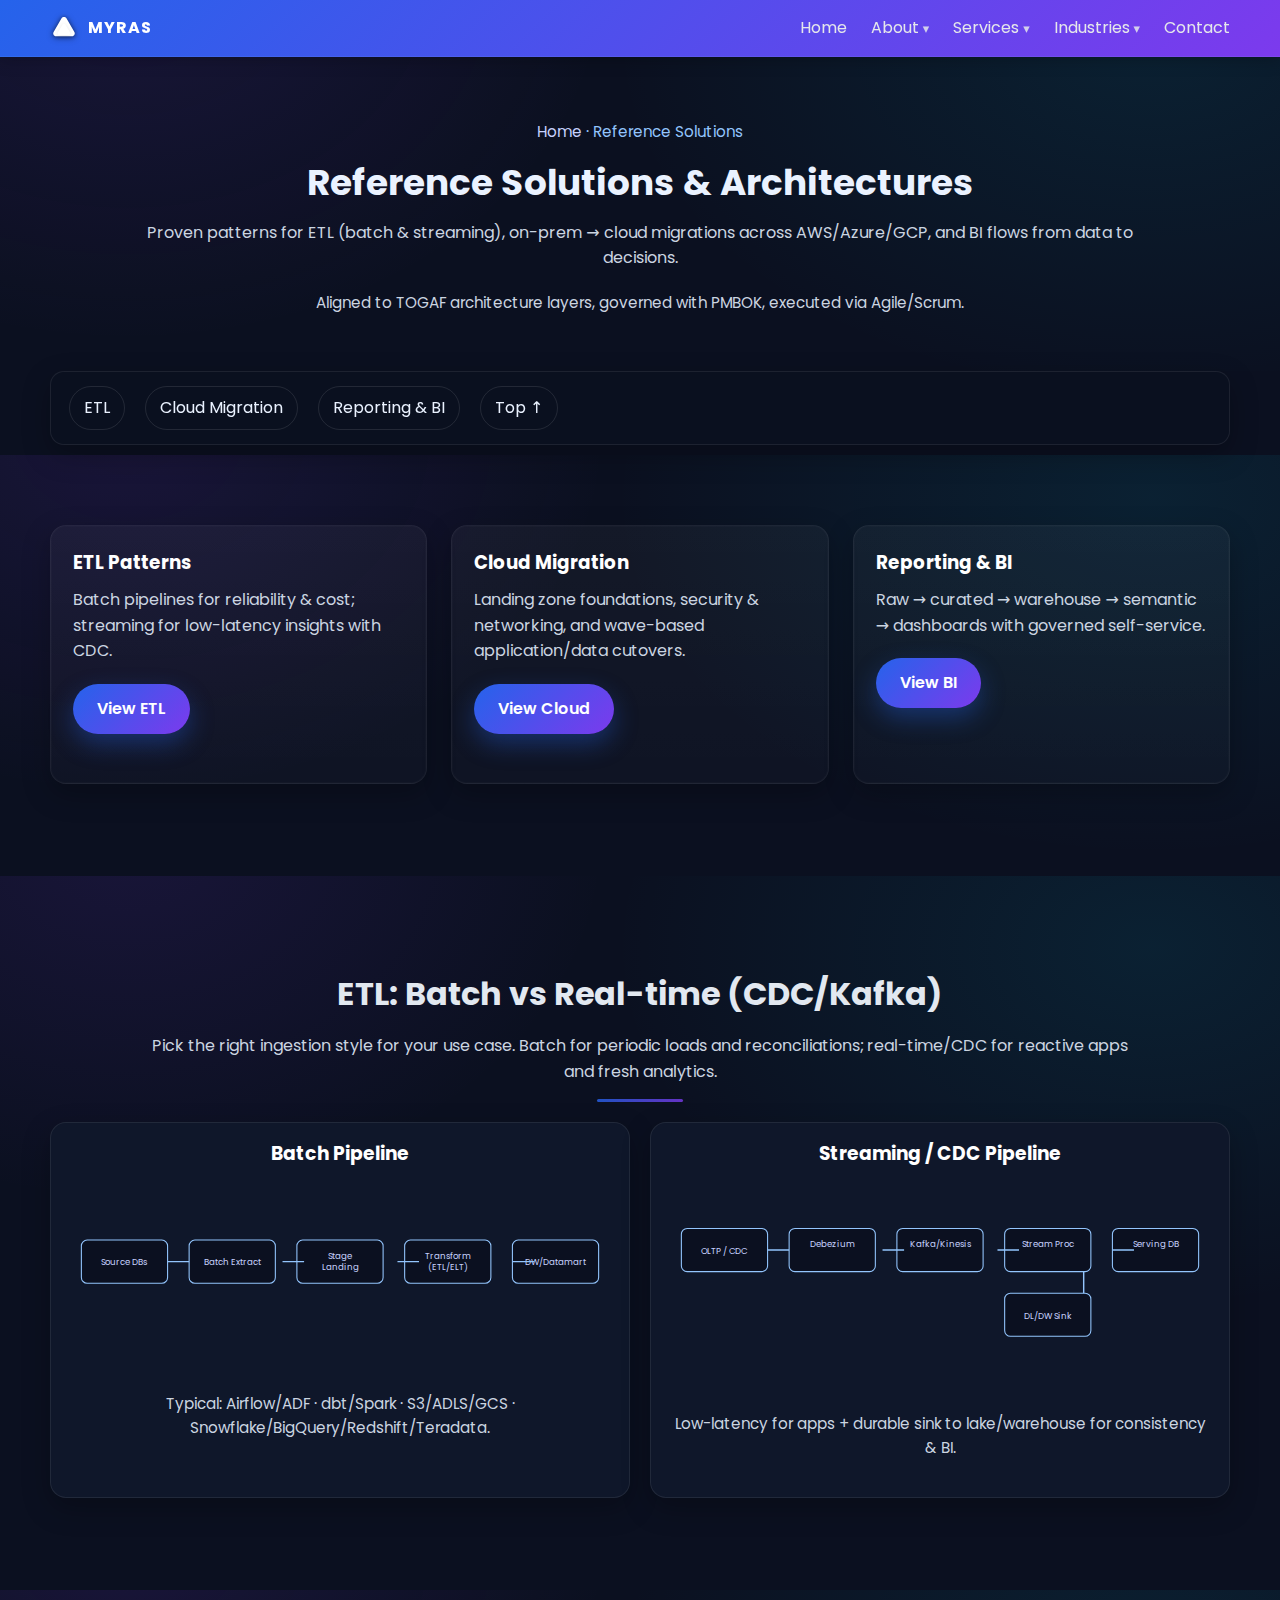
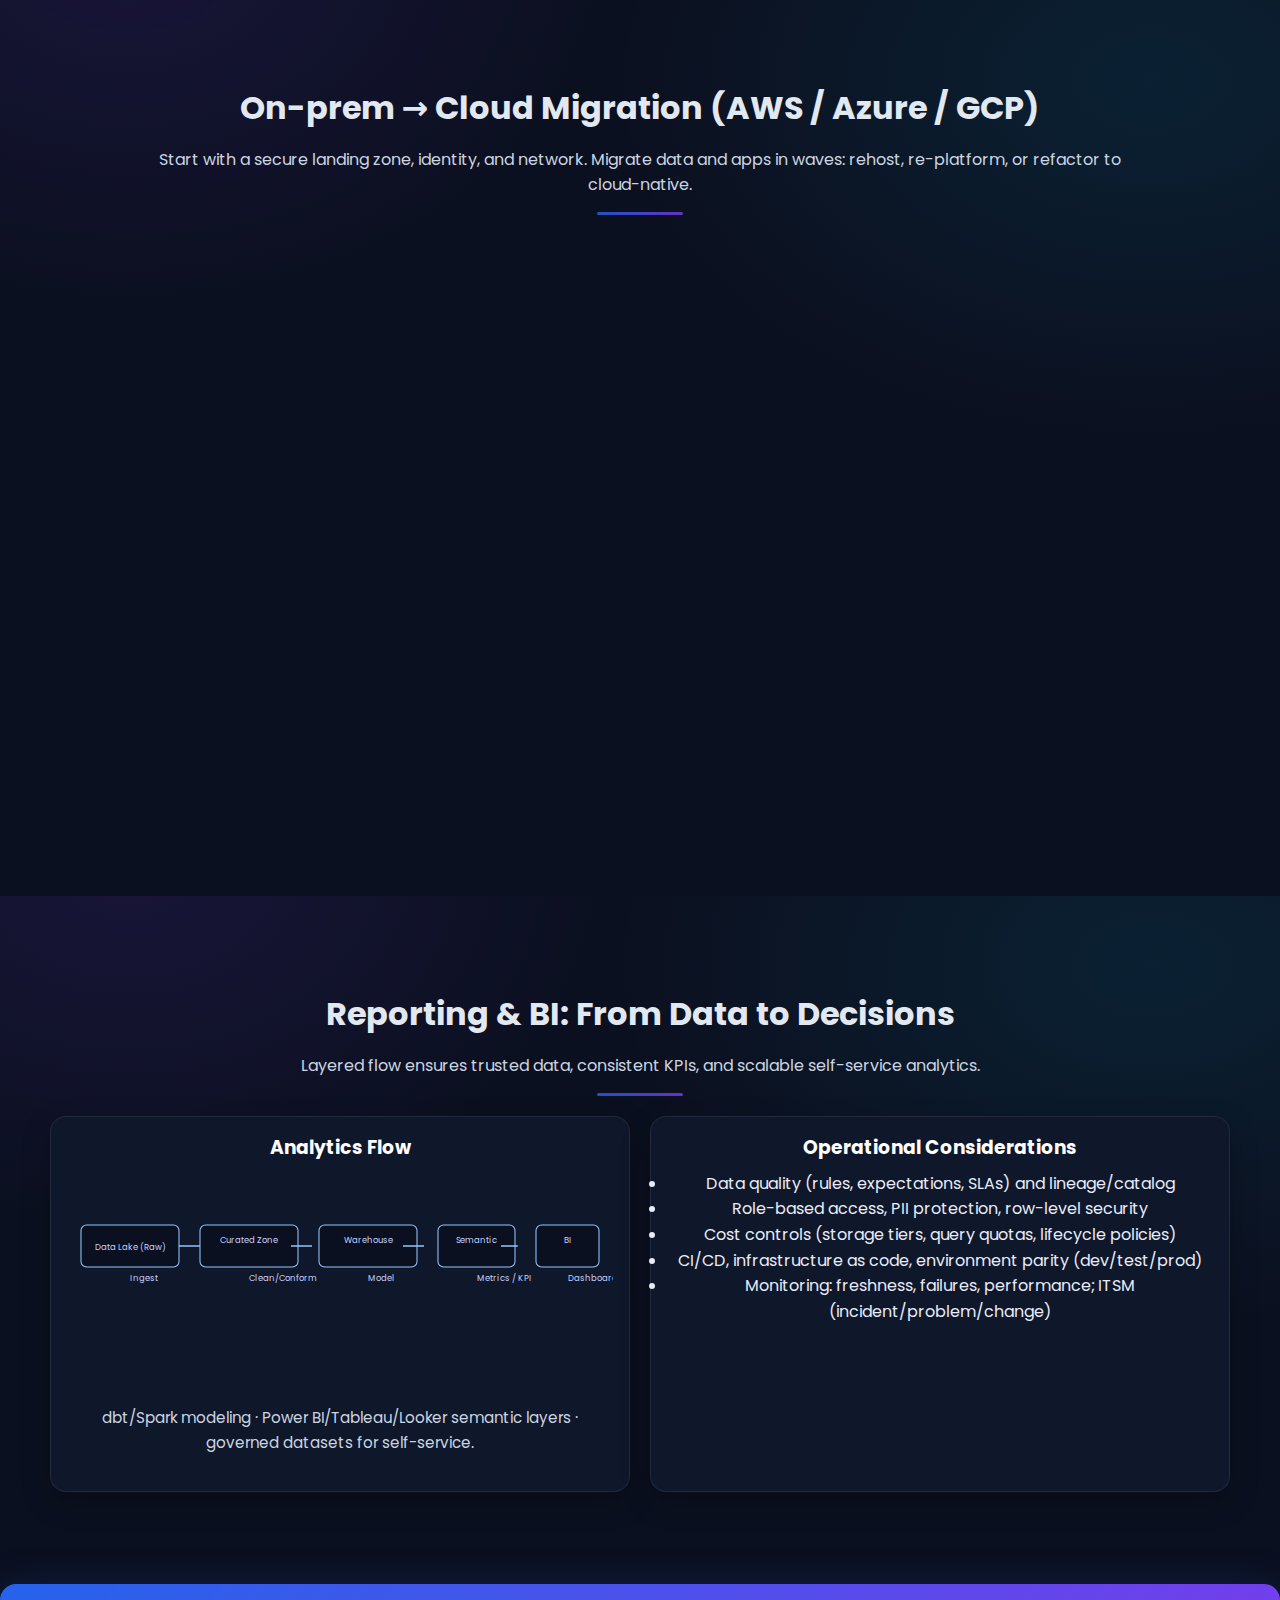
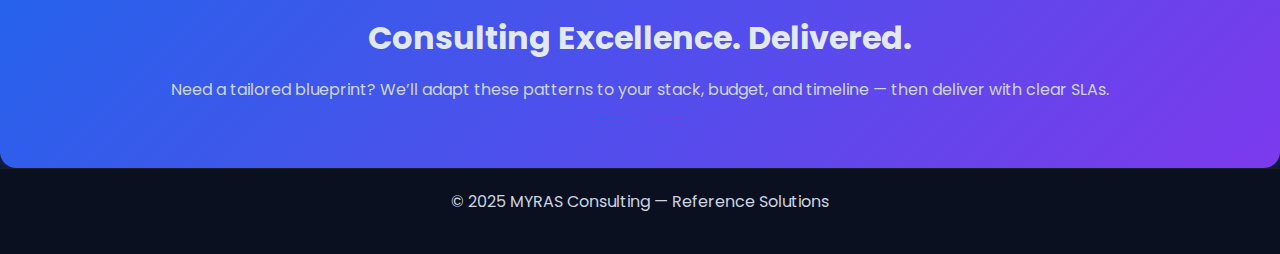
<file: solutions.html>
<!DOCTYPE html>
<html lang="en">
<head>
  <meta charset="UTF-8"/>
  <meta name="viewport" content="width=device-width, initial-scale=1.0"/>
  <title>Reference Solutions | MYRAS Consulting</title>

  <link rel="icon" type="image/png" href="favicon.png">
  <link href="https://fonts.googleapis.com/css2?family=Poppins:wght@300;400;600&display=swap" rel="stylesheet"/>
  <link rel="stylesheet" href="style.css?v=20251109"/>
  <script defer src="script.js?v=20251109"></script>

  <style>
    /* Frame/diagram helpers */
    .diag { background:#0f172a; border:1px solid rgba(255,255,255,.08); border-radius:16px; padding:16px; box-shadow:0 10px 28px rgba(0,0,0,.25); }
    .mini { color:#cbd5e1; font-size:.95rem; margin-top:8px; }
    .two-col { display:grid; grid-template-columns: repeat(auto-fit, minmax(280px, 1fr)); gap:20px; margin-top:18px; }

    /* Sticky sub-nav */
    .subnav {
      position: sticky; top: 70px; z-index: 900;
      background: rgba(11,16,32,0.85);
      backdrop-filter: blur(8px);
      border: 1px solid rgba(255,255,255,.08);
      border-radius: 14px;
      margin: 0 50px 10px; padding: 10px;
      box-shadow: 0 10px 28px rgba(0,0,0,.25);
    }
    .subnav a {
      display:inline-block; margin: 4px 8px; padding:8px 14px; border-radius:999px;
      text-decoration:none; color:#eaf2ff; border:1px solid rgba(255,255,255,.10);
      transition:.2s;
    }
    .subnav a:hover { background: rgba(37,99,235,.25); }

    /* Back to top button */
    .back-to-top {
      position: fixed; right: 16px; bottom: 16px; z-index: 950;
      display: none; /* toggled by JS */
      padding: 10px 14px; border-radius:999px; border:0; cursor:pointer;
      background: linear-gradient(135deg, #2563eb, #7c3aed);
      color:#fff; font-weight:600; box-shadow:0 12px 28px rgba(37,99,235,.35);
    }
    .back-to-top:hover { transform: translateY(-2px); }
    @media(max-width:900px){ .subnav{ margin:0 22px 10px; } }
  </style>
</head>
<body id="top">

  <!-- Navbar -->
  <header class="navbar">
    <div class="brand" onclick="location.href='index.html'" style="cursor:pointer">
      <svg viewBox="0 0 48 48" aria-hidden="true" width="28" height="28">
        <defs><linearGradient id="g" x1="0" y1="0" x2="1" y2="1"><stop offset="0" stop-color="#2a6adf"/><stop offset="1" stop-color="#0b3d91"/></linearGradient></defs>
        <path d="M24 5c1.7 0 3.3.9 4.2 2.4l13.6 23.3c1.9 3.2-.4 7.3-4.2 7.3H10.4c-3.8 0-6.1-4.1-4.2-7.3L19.8 7.4C20.7 5.9 22.3 5 24 5z" fill="url(#g)"/>
        <path d="M24 16.5c-1 0-1.9.5-2.4 1.4l-8.1 14c-.5.9-.5 2 0 2.9.5.9 1.4 1.4 2.4 1.4h16.2c1 0 1.9-.5 2.4-1.4.5-.9.5-2 0-2.9l-8.1-14c-.5-.9-1.4-1.4-2.4-1.4z" fill="#fff" opacity=".25"/>
      </svg>
      <div class="logo">MYRAS</div>
    </div>
    <nav>
      <ul class="nav-links">
        <li><a href="index.html#home">Home</a></li>

        <li class="dropdown">
          <a href="about.html">About <span class="caret">▾</span></a>
          <div class="dropdown-menu">
            <a href="about.html#who">Who We Are</a>
            <a href="about.html#expertise">Our Expertise</a>
            <a href="about.html#values">Our Values</a>
          </div>
        </li>

        <li class="dropdown">
          <a href="services.html">Services <span class="caret">▾</span></a>
          <div class="dropdown-menu">
            <a href="services.html#consulting">IT Consulting & Staffing</a>
            <a href="services.html#cloud">Cloud & Data Solutions</a>
            <a href="services.html#enterprise">Enterprise Support & Automation</a>
            <a href="services.html#bi">BI & Advanced Analytics</a>
            <a href="services.html#teradata">Teradata & DW</a>
            <a href="services.html#devops">DevOps & Automation</a>
            <hr style="border:0;border-top:1px solid #e1e5f2;margin:6px 0;">
            <a href="solutions.html">Reference Solutions →</a>
          </div>
        </li>

        <li class="dropdown">
          <a href="industries.html">Industries <span class="caret">▾</span></a>
          <div class="dropdown-menu">
            <a href="industries.html#bfs">Banking & Financial Services</a>
            <a href="industries.html#kpo">KPO & Shared Services</a>
            <a href="industries.html#audit">Audit & Taxation</a>
            <a href="industries.html#health">Healthcare & Life Sciences</a>
            <a href="industries.html#retail">Retail & eCommerce</a>
          </div>
        </li>

        <li><a href="contact.html">Contact</a></li>
      </ul>
    </nav>
  </header>

  <!-- Page Hero -->
  <section class="page-hero">
    <div class="breadcrumbs"><a href="index.html#home">Home</a> · <span>Reference Solutions</span></div>
    <h1>Reference Solutions & Architectures</h1>
    <p>Proven patterns for ETL (batch & streaming), on-prem → cloud migrations across AWS/Azure/GCP, and BI flows from data to decisions.</p>
    <p class="mini">Aligned to TOGAF architecture layers, governed with PMBOK, executed via Agile/Scrum.</p>
  </section>

  <!-- Sticky Sub-Nav -->
  <nav class="subnav" aria-label="Solutions sub-navigation">
    <a href="#etl">ETL</a>
    <a href="#cloud">Cloud Migration</a>
    <a href="#bi">Reporting & BI</a>
    <a href="#top" title="Back to page top">Top ↑</a>
  </nav>

  <!-- Quick anchors -->
  <section class="services" style="padding-top:40px;">
    <div class="service-container">
      <div class="service-card">
        <h3>ETL Patterns</h3>
        <p>Batch pipelines for reliability & cost; streaming for low-latency insights with CDC.</p>
        <p><a class="cta-button" href="#etl">View ETL</a></p>
      </div>
      <div class="service-card">
        <h3>Cloud Migration</h3>
        <p>Landing zone foundations, security & networking, and wave-based application/data cutovers.</p>
        <p><a class="cta-button" href="#cloud">View Cloud</a></p>
      </div>
      <div class="service-card">
        <h3>Reporting & BI</h3>
        <p>Raw → curated → warehouse → semantic → dashboards with governed self-service.</p>
        <p><a class="cta-button" href="#bi">View BI</a></p>
      </div>
    </div>
  </section>

  <!-- ETL -->
  <section id="etl" class="services">
    <h2>ETL: Batch vs Real-time (CDC/Kafka)</h2>
    <p>Pick the right ingestion style for your use case. Batch for periodic loads and reconciliations; real-time/CDC for reactive apps and fresh analytics.</p>

    <div class="two-col">
      <div class="diag">
        <h3 style="color:#fff; margin-bottom:8px;">Batch Pipeline</h3>
        <svg viewBox="0 0 760 200" width="100%" height="200" xmlns="http://www.w3.org/2000/svg" aria-label="Batch ETL">
          <defs><style>.b{fill:#0b1020;stroke:#93c5fd;stroke-width:1.5}.t{font:12px Poppins, Arial; fill:#c7d2fe}</style></defs>
          <rect x="20" y="50" width="120" height="60" rx="8" class="b"/><text x="80" y="85" text-anchor="middle" class="t">Source DBs</text>
          <rect x="170" y="50" width="120" height="60" rx="8" class="b"/><text x="230" y="85" text-anchor="middle" class="t">Batch Extract</text>
          <rect x="320" y="50" width="120" height="60" rx="8" class="b"/><text x="380" y="76" text-anchor="middle" class="t">Stage</text><text x="380" y="92" text-anchor="middle" class="t">Landing</text>
          <rect x="470" y="50" width="120" height="60" rx="8" class="b"/><text x="530" y="76" text-anchor="middle" class="t">Transform</text><text x="530" y="92" text-anchor="middle" class="t">(ETL/ELT)</text>
          <rect x="620" y="50" width="120" height="60" rx="8" class="b"/><text x="680" y="85" text-anchor="middle" class="t">DW/Datamart</text>
          <path d="M140 80h30m130 0h30m130 0h30m130 0h30" stroke="#93c5fd" stroke-width="2"/>
        </svg>
        <p class="mini">Typical: Airflow/ADF · dbt/Spark · S3/ADLS/GCS · Snowflake/BigQuery/Redshift/Teradata.</p>
      </div>

      <div class="diag">
        <h3 style="color:#fff; margin-bottom:8px;">Streaming / CDC Pipeline</h3>
        <svg viewBox="0 0 760 240" width="100%" height="220" xmlns="http://www.w3.org/2000/svg" aria-label="Streaming ETL">
          <defs><style>.b{fill:#0b1020;stroke:#93c5fd;stroke-width:1.5}.t{font:12px Poppins, Arial; fill:#c7d2fe}</style></defs>
          <rect x="20" y="40" width="120" height="60" rx="8" class="b"/><text x="80" y="75" text-anchor="middle" class="t">OLTP / CDC</text>
          <rect x="170" y="40" width="120" height="60" rx="8" class="b"/><text x="230" y="66" text-anchor="middle" class="t">Debezium</text>
          <rect x="320" y="40" width="120" height="60" rx="8" class="b"/><text x="380" y="66" text-anchor="middle" class="t">Kafka/Kinesis</text>
          <rect x="470" y="40" width="120" height="60" rx="8" class="b"/><text x="530" y="66" text-anchor="middle" class="t">Stream Proc</text>
          <rect x="620" y="40" width="120" height="60" rx="8" class="b"/><text x="680" y="66" text-anchor="middle" class="t">Serving DB</text>
          <path d="M140 70h30m130 0h30m130 0h30m130 0h30" stroke="#93c5fd" stroke-width="2"/>
          <rect x="470" y="130" width="120" height="60" rx="8" class="b"/><text x="530" y="166" text-anchor="middle" class="t">DL/DW Sink</text>
          <path d="M580 100v30" stroke="#93c5fd" stroke-width="2"/>
        </svg>
        <p class="mini">Low-latency for apps + durable sink to lake/warehouse for consistency & BI.</p>
      </div>
    </div>
  </section>

  <!-- Cloud Migration -->
  <section id="cloud" class="services">
    <h2>On-prem → Cloud Migration (AWS / Azure / GCP)</h2>
    <p>Start with a secure landing zone, identity, and network. Migrate data and apps in waves: rehost, re-platform, or refactor to cloud-native.</p>

    <div class="service-container">
      <div class="service-card">
        <h3>AWS Variant</h3>
        <ul>
          <li>Control Tower, VPC, TGW; IAM, KMS, GuardDuty</li>
          <li>Data: S3 raw/curated, Glue, Lake Formation, Athena</li>
          <li>DW: Redshift or Snowflake on AWS</li>
          <li>Streaming: MSK/Kinesis; Proc: EMR/Spark</li>
        </ul>
      </div>
      <div class="service-card">
        <h3>Azure Variant</h3>
        <ul>
          <li>CAF landing zone; VNets hub-spoke; Private Endpoints</li>
          <li>Data: ADLS Gen2, ADF, Synapse/Databricks</li>
          <li>DW: Synapse SQL, Snowflake on Azure</li>
          <li>Streaming: Event Hubs; Proc: Databricks/Spark</li>
          <li>Security: Entra ID, Key Vault, Defender for Cloud</li>
        </ul>
      </div>
      <div class="service-card">
        <h3>GCP Variant</h3>
        <ul>
          <li>Landing zone; VPC Service Controls</li>
          <li>Data: Cloud Storage, Dataflow (Beam)</li>
          <li>DW: BigQuery (with semantic via Looker)</li>
          <li>Streaming: Pub/Sub; Proc: Dataproc/Spark</li>
          <li>Security: IAM, CMEK, SCC, Cloud Armor</li>
        </ul>
      </div>
    </div>

    <div class="service-container" style="margin-top:18px;">
      <div class="service-card">
        <h3>Delivery Approach</h3>
        <p>Discovery & TCO → pilot → wave-based cutovers with rollback plans, blue/green releases, and performance benchmarks.</p>
        <p class="mini">Governance: PMBOK (scope, schedule, cost, quality, risk, comms). Execution: Agile sprints.</p>
      </div>
      <div class="service-card">
        <h3>Security & Compliance</h3>
        <p>Least privilege; private endpoints; encryption in transit/at rest; data classification; audit trails & retention; FinOps guardrails.</p>
      </div>
    </div>
  </section>

  <!-- Reporting & BI -->
  <section id="bi" class="services">
    <h2>Reporting & BI: From Data to Decisions</h2>
    <p>Layered flow ensures trusted data, consistent KPIs, and scalable self-service analytics.</p>

    <div class="two-col">
      <div class="diag">
        <h3 style="color:#fff; margin-bottom:8px;">Analytics Flow</h3>
        <svg viewBox="0 0 780 240" width="100%" height="220" xmlns="http://www.w3.org/2000/svg" aria-label="BI Flow">
          <defs><style>.b{fill:#0b1020;stroke:#93c5fd;stroke-width:1.5}.t{font:12px Poppins, Arial; fill:#c7d2fe}</style></defs>
          <rect x="20" y="40" width="140" height="60" rx="8" class="b"/><text x="90" y="75" text-anchor="middle" class="t">Data Lake (Raw)</text>
          <rect x="190" y="40" width="140" height="60" rx="8" class="b"/><text x="260" y="66" text-anchor="middle" class="t">Curated Zone</text>
          <rect x="360" y="40" width="140" height="60" rx="8" class="b"/><text x="430" y="66" text-anchor="middle" class="t">Warehouse</text>
          <rect x="530" y="40" width="110" height="60" rx="8" class="b"/><text x="585" y="66" text-anchor="middle" class="t">Semantic</text>
          <rect x="670" y="40" width="90" height="60" rx="8" class="b"/><text x="715" y="66" text-anchor="middle" class="t">BI</text>
          <path d="M160 70h30m130 0h30m130 0h30m110 0h24" stroke="#93c5fd" stroke-width="2"/>
          <text x="90"  y="120" class="t">Ingest</text>
          <text x="260" y="120" class="t">Clean/Conform</text>
          <text x="430" y="120" class="t">Model</text>
          <text x="585" y="120" class="t">Metrics / KPI</text>
          <text x="715" y="120" class="t">Dashboards</text>
        </svg>
        <p class="mini">dbt/Spark modeling · Power BI/Tableau/Looker semantic layers · governed datasets for self-service.</p>
      </div>

      <div class="diag">
        <h3 style="color:#fff; margin-bottom:8px;">Operational Considerations</h3>
        <ul>
          <li>Data quality (rules, expectations, SLAs) and lineage/catalog</li>
          <li>Role-based access, PII protection, row-level security</li>
          <li>Cost controls (storage tiers, query quotas, lifecycle policies)</li>
          <li>CI/CD, infrastructure as code, environment parity (dev/test/prod)</li>
          <li>Monitoring: freshness, failures, performance; ITSM (incident/problem/change)</li>
        </ul>
      </div>
    </div>
  </section>

  <!-- Floating Back-to-Top -->
  <button class="back-to-top" id="backToTop" aria-label="Back to top">↑ Top</button>

  <section class="promo-band" style="margin-bottom:0;">
    <h2>Consulting Excellence. Delivered.</h2>
    <p>Need a tailored blueprint? We’ll adapt these patterns to your stack, budget, and timeline — then deliver with clear SLAs.</p>
  </section>

  <footer>
    <p>© 2025 MYRAS Consulting — Reference Solutions</p>
  </footer>

  <!-- Tiny inline JS: show/hide Back-to-Top + smooth jump -->
  <script>
    (function(){
      const btn = document.getElementById('backToTop');
      if(!btn) return;
      window.addEventListener('scroll', () => {
        btn.style.display = window.scrollY > 400 ? 'inline-block' : 'none';
      });
      btn.addEventListener('click', (e) => {
        e.preventDefault();
        document.querySelector('#top').scrollIntoView({ behavior:'smooth', block:'start' });
      });
    })();
  </script>
</body>
</html>
</file>
<file: style.css>
/* ===== MYRAS — Bold Gradient Theme v4 (clean) ===== */
* { margin:0; padding:0; box-sizing:border-box; }
html,body { height:100%; }

/* ===== Color System & Theme Variables ===== */
:root{
  /* --- core colors --- */
  --ink:#0b1020;
  --text:#eaf2ff;            /* light text for dark bg */
  --muted:#cbd5e1;
  --white:#ffffff;

  --blue:#2563eb;            /* Electric Blue */
  --purple:#7c3aed;          /* Vivid Purple */
  --teal:#14b8a6;            /* Teal accent */
  --cyan:#06b6d4;            /* Cyan accent */
  --pink:#ec4899;            /* Punchy secondary */

  --bg:#0b1020;              /* Deep background */
  --panel:#0f172a;           /* Panel bg */
  --card:#0f172a;            /* Card bg */
  --glass:rgba(255,255,255,0.08);

  /* --- dynamic theme variables (accent pair drives the site) --- */
  --accent-start: var(--blue);     /* default start */
  --accent-end: var(--purple);     /* default end */

  /* Main accent gradient used by header/buttons/bands */
  --grad-1: linear-gradient(135deg, var(--accent-start), var(--accent-end));

  /* Hero background FX (keep your nice multi-stop glow) */
  --grad-2:
    radial-gradient(1200px 600px at 10% -10%, rgba(37,99,235,.45), transparent 60%),
    radial-gradient(900px 700px at 90% 10%, rgba(124,58,237,.35), transparent 60%),
    radial-gradient(800px 600px at 50% 120%, rgba(20,184,166,.25), transparent 60%);
}

body {
  font-family: 'Poppins', system-ui, -apple-system, Segoe UI, Roboto, Arial, sans-serif;
  background: var(--bg);
  color: var(--text);
  line-height: 1.6;
}

/* ===== Navbar ===== */
.navbar{
  position:fixed; top:0; width:100%;
  display:flex; align-items:center; justify-content:space-between;
  padding:14px 50px; z-index:1000;
  background: var(--grad-1);
  backdrop-filter: blur(8px);
  color:#fff; box-shadow:0 2px 16px rgba(0,0,0,.25);
  border-bottom:1px solid rgba(255,255,255,0.06);
}
.navbar .brand, .logo{
  display:inline-flex; align-items:center; gap:10px;
  font-weight:700; letter-spacing:1px;
}
/* Gradient text for "MYRAS" brand (subtle shimmer) */
.navbar .logo{
  display:inline-block;
  background: linear-gradient(135deg, var(--accent-start), var(--accent-end));
  -webkit-background-clip: text; background-clip:text; color:transparent;
  filter: drop-shadow(0 0 4px rgba(0,0,0,0.25));
  background-size:200% 200%;
  animation: logoTextShimmer 8s ease-in-out infinite;
}
@keyframes logoTextShimmer{
  0%{ background-position:0% 50%; } 50%{ background-position:100% 50%; } 100%{ background-position:0% 50%; }
}
@media (prefers-reduced-motion: reduce){ .navbar .logo{ animation:none; } }

.nav-links{ list-style:none; display:flex; gap:24px; align-items:center; }
.nav-links a{ color:#e5e7eb; text-decoration:none; transition:.25s; }
.nav-links a:hover{ color:#fff; text-shadow:0 0 18px rgba(99,102,241,.6); }

/* Dropdown */
.nav-links li{ position:relative; }
.caret{ font-size:.8rem; opacity:.85; }
.dropdown-menu{
  position:absolute; left:0; top:42px; min-width:260px;
  background:#0b132a; border:1px solid rgba(255,255,255,0.06);
  border-radius:12px; padding:10px; display:none; z-index:1001;
  box-shadow:0 20px 40px rgba(0,0,0,.35);
}
.dropdown-menu a{
  display:block; padding:10px 12px; border-radius:8px; color:#eaf2ff;
}
.dropdown-menu a:hover{ background:rgba(37,99,235,.12); }

/* ===== Hero ===== */
.hero{
  height: 92vh; margin-top:72px; display:flex; align-items:center; justify-content:center;
  color:#fff; text-align:center; padding:0 22px;
  background: var(--grad-2), radial-gradient(1200px 800px at 50% 110%, rgba(6,182,212,.18), transparent 60%), linear-gradient(180deg, #0b1020 0%, #0b1020 100%);
  position:relative; overflow:hidden;
}
.hero:before{
  content:""; position:absolute; inset:-2px;
  background: conic-gradient(from 90deg at 50% 50%, transparent, rgba(37,99,235,.12), transparent);
  filter: blur(70px); opacity:.6; pointer-events:none;
}
.hero h1{ font-size: clamp(2rem, 3.6vw, 3rem); line-height:1.15; margin-bottom:16px; }
.hero p{ max-width: 900px; margin: 0 auto 26px; color:#dbeafe; }
.cta-button{
  display:inline-block; background:var(--grad-1); color:#fff; padding:12px 24px;
  border-radius:999px; font-weight:600; text-decoration:none; transition:.25s;
  box-shadow:0 10px 24px rgba(37,99,235,.35);
}
.cta-button:hover{ transform: translateY(-2px) scale(1.02); }
.cta-button::after{
  content:""; position:absolute; top:0; left:-75%; width:50%; height:100%;
  background: rgba(255,255,255,0.15); transform: skewX(-25deg); transition: left .75s ease;
}
.cta-button:hover::after{ left:125%; }
.cta-button{ position:relative; overflow:hidden; }

/* ===== Sections ===== */
section{
  padding: 92px 50px; text-align:center;
  background:
    radial-gradient(800px 600px at 10% -5%, rgba(124,58,237,.12), transparent 60%),
    radial-gradient(900px 600px at 90% 10%, rgba(6,182,212,.10), transparent 60%);
}
.about, .services, .why, .contact{ color:#e8ecf8; }
h2{ font-size: clamp(1.6rem, 2.6vw, 2rem); color:#e2e8f0; margin-bottom:14px; }
p{ max-width: 1000px; margin: 0 auto 20px; color:#cbd5e1; }

/* Accent divider */
section h2 + p:after{
  content:""; display:block; height:3px; width:86px; margin:14px auto 0;
  background: var(--grad-1); border-radius:999px; opacity:.8;
}

/* ===== Cards / Grids (shared) ===== */
.service-container{
  display:grid; grid-template-columns: repeat(auto-fit, minmax(260px, 1fr));
  gap:24px; margin-top:30px;
}
.service-card{
  text-align:left; padding:22px; border-radius:16px;
  background: linear-gradient(180deg, rgba(255,255,255,.04), rgba(255,255,255,.02));
  border:1px solid rgba(255,255,255,.06); color:#e5e7eb;
  box-shadow: 0 10px 28px rgba(0,0,0,.25), inset 0 0 0 1px rgba(255,255,255,.02);
  transition:.3s;
}
.service-card:hover{
  transform: translateY(-6px);
  box-shadow: 0 18px 40px rgba(0,0,0,.35), 0 0 0 1px rgba(37,99,235,.25);
}
.service-card h3{ color:#ffffff; margin-bottom:10px; font-size:1.15rem; }
.service-card p{ color:#cbd5e1; }

/* Why grid */
.why-container{
  display:grid; grid-template-columns: repeat(auto-fit, minmax(220px, 1fr));
  gap:24px; margin-top:30px;
}
.why-item{
  padding:24px; border-radius:16px; text-align:left;
  background: linear-gradient(180deg, rgba(255,255,255,.05), rgba(255,255,255,.03));
  border:1px solid rgba(255,255,255,.08);
  transition:.25s;
}
.why-item:hover{ background: rgba(37,99,235,.15); box-shadow: inset 0 0 0 1px rgba(255,255,255,.1); }
.why-item h4{ color:#fff; margin-bottom:6px; }
.why-item p{ color:#d1d5db; }

/* Contact */
.contact-form{
  max-width:640px; margin:28px auto; display:flex; flex-direction:column; gap:14px;
}
.contact-form input, .contact-form textarea{
  padding:12px; border-radius:10px; font-size:1rem; color:#eaf2ff;
  background: rgba(255,255,255,.06); border:1px solid rgba(255,255,255,.12);
  transition:.25s;
}
.contact-form input:focus, .contact-form textarea:focus{
  outline:none; border-color:#60a5fa; box-shadow: 0 0 0 4px rgba(96,165,250,.18);
}
.contact-form button{
  background: var(--grad-1); color:#fff; border:0; padding:12px;
  border-radius:10px; cursor:pointer; transition:.25s;
  box-shadow:0 10px 24px rgba(37,99,235,.35);
}
.contact-form button:hover{ transform: translateY(-2px); }
.contact-email{ margin-top:18px; font-size:1rem; color:#c7d2fe; }
.contact-email a{ color:#93c5fd; text-decoration:none; font-weight:600; }
.contact-email a:hover{ text-decoration:underline; }

/* Footer */
footer{
  background:#0b1020; color:#a5b4fc; text-align:center; padding:20px;
  border-top:1px solid rgba(255,255,255,.06);
}

/* ===== Promo / Flyers / Slides ===== */
.promo-band{
  padding: 28px 20px; margin: 0 auto 22px; text-align:center; color:#fff;
  background: var(--grad-1); border-radius:16px;
  box-shadow: 0 16px 48px rgba(37,99,235,.35);
}
.promo-band .pills{ margin-top:10px; display:flex; gap:8px; justify-content:center; flex-wrap:wrap; }
.pill{
  display:inline-block; padding:6px 12px; border-radius:999px;
  background: rgba(255,255,255,.15); color:#fff; font-weight:600; font-size:.85rem;
}

/* Simple flyers grid */
.flyers{
  display:grid; grid-template-columns: repeat(auto-fit, minmax(260px,1fr));
  gap:18px; margin-top:18px;
}
.flyer{
  padding:18px; border-radius:16px; text-align:left; color:#eef2ff;
  background: linear-gradient(180deg, rgba(255,255,255,.06), rgba(255,255,255,.03));
  border:1px solid rgba(255,255,255,.08);
  box-shadow: 0 10px 28px rgba(0,0,0,.25);
  transition:.25s;
}
.flyer:hover{ transform: translateY(-6px); }

/* ===== Responsive ===== */
@media (max-width: 900px){
  .navbar{ padding:12px 18px; }
  section{ padding: 76px 22px; }
  .hero{ padding: 0 18px; }
}

/* ===== Utility ===== */
hr.sep { border:0; height:1px; background:linear-gradient(90deg, transparent, rgba(255,255,255,.18), transparent); margin:20px 0; }

/* ===== Carousel (Flyers) ===== */
#flyers { position: relative; }

.carousel-controls {
  position: relative;
  display: flex;
  justify-content: flex-end;
  gap: 10px;
  margin: 8px 0 6px;
}
.carousel-btn {
  background: rgba(255,255,255,0.10);
  color: #eaf2ff;
  border: 1px solid rgba(255,255,255,0.18);
  width: 38px; height: 38px;
  border-radius: 10px;
  font-size: 20px;
  cursor: pointer;
  transition: 0.25s;
  box-shadow: 0 6px 18px rgba(0,0,0,.25);
}
.carousel-btn:hover { background: rgba(37,99,235,0.28); transform: translateY(-1px); }
.carousel-btn:active { transform: translateY(0); }

.carousel-track {
  position: relative;
  overflow: hidden;
  display: grid;
  grid-auto-flow: column;
  grid-auto-columns: min(100%, 760px);
  gap: 18px;
  scroll-snap-type: x mandatory;
  scroll-behavior: smooth;
  -webkit-overflow-scrolling: touch;
  padding: 8px 2px 4px;
  margin-top: 8px;
}
/* Each slide uses your existing .flyer look, with snap */
.slide { scroll-snap-align: start; min-height: 180px; }

/* Dots */
.carousel-dots {
  display: flex;
  justify-content: center;
  gap: 8px;
  margin-top: 14px;
}
.carousel-dots button {
  width: 10px; height: 10px;
  border-radius: 999px;
  border: 0;
  background: rgba(255,255,255,0.25);
  cursor: pointer;
  transition: 0.25s;
}
.carousel-dots button.active { background: #93c5fd; transform: scale(1.15); }

/* Nice focus ring for accessibility */
.carousel-btn:focus-visible,
.carousel-dots button:focus-visible {
  outline: 0;
  box-shadow: 0 0 0 4px rgba(96,165,250,.25);
}

/* Responsive tweaks */
@media (max-width: 900px) {
  .carousel-controls { justify-content: center; }
  .carousel-track { grid-auto-columns: 90%; }
}
@media (max-width: 540px) {
  .carousel-track { grid-auto-columns: 100%; }
}

/* ===== Page-Specific Sections ===== */

/* Common Page Hero (title + breadcrumb band) */
.page-hero {
  padding-top: 120px;
  padding-bottom: 36px;
  text-align: center;
  color: #eaf2ff;
  background:
    radial-gradient(800px 600px at 10% -5%, rgba(124,58,237,.12), transparent 60%),
    radial-gradient(900px 600px at 90% 10%, rgba(6,182,212,.10), transparent 60%);
}
.page-hero h1 { font-size: clamp(1.8rem, 2.8vw, 2.4rem); margin-bottom: 8px; }
.breadcrumbs { font-size: .95rem; color: #93c5fd; margin-bottom: 10px; }
.breadcrumbs a { color: #c7d2fe; text-decoration: none; }

/* About page */
.about-grid {
  display: grid; grid-template-columns: repeat(auto-fit, minmax(260px, 1fr));
  gap: 18px; margin-top: 16px;
}
.about-card {
  text-align: left; padding: 20px; border-radius: 16px;
  background: linear-gradient(180deg, rgba(255,255,255,.06), rgba(255,255,255,.03));
  border: 1px solid rgba(255,255,255,.08);
  box-shadow: 0 10px 28px rgba(0,0,0,.25);
}
.about-card h3 { color: #fff; margin-bottom: 8px; font-size: 1.1rem; }
.about-card ul { margin-left: 18px; }
.about-band {
  padding: 22px; margin: 0 50px; border-radius: 16px;
  background: var(--grad-1); color: #fff;
  box-shadow: 0 16px 48px rgba(37,99,235,.35);
}
@media(max-width:900px){ .about-band{ margin:0 22px; } }

/* Services page */
.service-grid {
  display: grid; grid-template-columns: repeat(auto-fit, minmax(260px, 1fr));
  gap: 20px; margin-top: 20px;
}

/* Industries page */
.ind-grid {
  display: grid; grid-template-columns: repeat(auto-fit, minmax(260px, 1fr));
  gap: 20px; margin-top: 20px;
}
.ind-card {
  text-align: left; padding: 22px; border-radius: 16px;
  background: linear-gradient(180deg, rgba(255,255,255,.06), rgba(255,255,255,.03));
  border: 1px solid rgba(255,255,255,.08);
  box-shadow: 0 10px 28px rgba(0,0,0,.25);
  transition: .3s;
}
.ind-card:hover {
  transform: translateY(-5px);
  box-shadow: 0 18px 40px rgba(0,0,0,.35), 0 0 0 1px rgba(37,99,235,.25);
}
.ind-card h3 { color: #fff; margin-bottom: 8px; font-size: 1.1rem; }
.ind-card p, .ind-card li { color: #d1d5db; }
.ind-card ul { margin-left: 18px; }

/* Contact page */
.contact-wrap {
  max-width: 1100px; margin: 0 auto;
  display: grid; grid-template-columns: 1.4fr .9fr; gap: 22px;
}
.contact-card {
  text-align: left; padding: 22px; border-radius: 16px;
  background: linear-gradient(180deg, rgba(255,255,255,.06), rgba(255,255,255,.03));
  border: 1px solid rgba(255,255,255,.08);
  box-shadow: 0 10px 28px rgba(0,0,0,.25);
}
.contact-card h3 { color: #fff; margin-bottom: 10px; font-size: 1.15rem; }
.info-row {
  display: flex; gap: 10px; align-items: flex-start; margin: 10px 0; color: #d1d5db;
}
.info-row strong { color: #fff; min-width: 90px; }
.map {
  width: 100%; height: 260px; border: 0; border-radius: 14px;
  filter: saturate(1.1) contrast(1.05) brightness(1.05);
}
@media(max-width:980px){ .contact-wrap{ grid-template-columns: 1fr; } }
.mini-actions { margin-top: 10px; display: flex; gap: 10px; flex-wrap: wrap; }
.mini-btn {
  display: inline-block; padding: 8px 12px; border-radius: 999px;
  background: var(--grad-1); color: #fff; text-decoration: none; font-weight: 600;
  box-shadow: 0 8px 18px rgba(37,99,235,.35); transition: .25s;
}
.mini-btn:hover { transform: translateY(-1px); }

/* Fix hero overlap on very small screens */
@media (max-width: 600px){
  .page-hero { padding-top: 100px; padding-bottom: 30px; }
  .page-hero h1 { font-size: 1.6rem; }
}

/* ===== Theme Picker UI ===== */
.theme-toggle{
  margin-left:10px; background:rgba(255,255,255,.10); color:#eaf2ff;
  border:1px solid rgba(255,255,255,.18); padding:8px 12px; border-radius:10px;
  cursor:pointer; box-shadow:0 6px 18px rgba(0,0,0,.25);
}
.theme-panel{
  position:absolute; right:16px; top:60px; z-index:1000; display:none;
  background:rgba(11,16,32,.95); backdrop-filter:blur(8px);
  border:1px solid rgba(255,255,255,.12); border-radius:14px; padding:10px; width:260px;
  box-shadow:0 16px 40px rgba(0,0,0,.35);
}
.theme-panel.open{ display:block; }
.theme-grid{ display:grid; grid-template-columns:repeat(3,1fr); gap:8px; }
.theme-pill{
  display:flex; align-items:center; justify-content:center; gap:6px;
  border:1px solid rgba(255,255,255,.18); border-radius:10px; padding:8px; cursor:pointer;
  color:#eaf2ff; background:rgba(255,255,255,.06);
}
.theme-name{ font-size:.9rem; }

/* Pill dots show their own palette preview */
.theme-pill { --pill-start: var(--accent-start); --pill-end: var(--accent-end); }
.theme-dot{
  width:12px; height:12px; border-radius:999px;
  background-image: linear-gradient(135deg, var(--pill-start), var(--pill-end));
  border:1px solid rgba(255,255,255,.25);
}
.theme-pill.selected{ outline:2px solid rgba(255,255,255,.35); }

/* ===== Smooth theme transitions sitewide ===== */
*,
*::before,
*::after {
  transition:
    background-color 0.6s ease,
    background 0.6s ease,
    color 0.6s ease,
    border-color 0.6s ease,
    fill 0.6s ease,
    stroke 0.6s ease;
}

/* ===== Gradient hover animation ===== */
.cta-button, .promo-band, .mini-btn, .service-card:hover {
  transition: background 0.6s ease, transform 0.3s ease, box-shadow 0.3s ease;
}
.cta-button:hover, .promo-band:hover, .mini-btn:hover {
  background: linear-gradient(135deg, var(--accent-end), var(--accent-start));
  box-shadow: 0 6px 20px rgba(0,0,0,0.35);
  transform: translateY(-3px);
}
.service-card:hover {
  transform: translateY(-5px);
  box-shadow: 0 6px 20px rgba(0,0,0,0.25);
}

/* ===== Logo SVG shimmer (ties to theme) ===== */
@keyframes logoShimmerStops {
  0%   { stop-color: var(--accent-start); }
  50%  { stop-color: var(--accent-end); }
  100% { stop-color: var(--accent-start); }
}
.navbar svg stop { animation: logoShimmerStops 6s ease-in-out infinite; }

/* Theme pill *fixed* previews (so each pill shows its own colors) */
.theme-pill[data-theme="blue"]    { --pill-start:#2563eb; --pill-end:#7c3aed; }
.theme-pill[data-theme="teal"]    { --pill-start:#06b6d4; --pill-end:#2563eb; }
.theme-pill[data-theme="violet"]  { --pill-start:#7c3aed; --pill-end:#a855f7; }
.theme-pill[data-theme="emerald"] { --pill-start:#10b981; --pill-end:#06b6d4; }
.theme-pill[data-theme="sunset"]  { --pill-start:#f97316; --pill-end:#ef4444; }
.theme-pill[data-theme="dark"]    { --pill-start:#64748b; --pill-end:#0ea5e9; }
.theme-pill[data-theme="contrast"]{ --pill-start:#ffffff; --pill-end:#ffffff; }


/* ===== FINAL THEME OVERRIDES (keep at end) ===== */
body.theme-blue    { --accent-start:#2563eb; --accent-end:#7c3aed; }
body.theme-teal    { --accent-start:#06b6d4; --accent-end:#2563eb; }
body.theme-violet  { --accent-start:#7c3aed; --accent-end:#a855f7; }
body.theme-emerald { --accent-start:#10b981; --accent-end:#06b6d4; }
body.theme-sunset  { --accent-start:#f97316; --accent-end:#ef4444; }
body.theme-dark    { --bg:#0a0f1c; --text:#e5edff; --accent-start:#64748b; --accent-end:#0ea5e9; }
body.theme-contrast{ --bg:#000; --text:#fff;   --accent-start:#fff;    --accent-end:#fff; }

/* Recompute grad if theme changes (ensures header/buttons pick new pair) */
body[class*="theme-"] { --grad-1: linear-gradient(135deg, var(--accent-start), var(--accent-end)); }

/* ===== NAVBAR THEME FIX (force navbar to follow theme) ===== */
body .navbar { 
  background: var(--grad-1) !important;     /* use the active theme gradient */
  /* If you prefer a solid header instead of gradient, use:
     background-color: var(--accent-start) !important;
  */
}

/* Optional: keep dropdown hover consistent with the theme */
body .dropdown-menu a:hover{ 
  background: color-mix(in srgb, var(--accent-start) 20%, transparent);
}

/* ===== Brand text visibility fixes ===== */
.navbar .logo{
  /* keep the gradient text */
  background: linear-gradient(135deg, var(--accent-start), var(--accent-end));
  -webkit-background-clip: text;
  background-clip: text;
  color: transparent;

  /* add outline + glow for contrast on any bg */
  -webkit-text-stroke: 0.8px rgba(0,0,0,0.45); /* subtle dark edge */
  text-shadow:
    0 1px 2px rgba(0,0,0,0.55),      /* inner lift */
    0 0 10px rgba(0,0,0,0.35);       /* outer glow */
  filter:
    drop-shadow(0 1px 2px rgba(0,0,0,0.55))
    drop-shadow(0 0 10px rgba(0,0,0,0.28));    /* fallback for some browsers */
}

/* Stronger help when users prefer higher contrast */
@media (prefers-contrast: more) {
  .navbar .logo{
    -webkit-text-stroke: 1px rgba(0,0,0,0.6);
    text-shadow:
      0 1px 2px rgba(0,0,0,0.7),
      0 0 12px rgba(0,0,0,0.4);
  }
}

/* Mobile: use solid text for perfect legibility on small screens */
@media (max-width: 640px){
  .navbar .logo{
    background: none;
    -webkit-background-clip: initial;
    background-clip: initial;
    -webkit-text-stroke: 0;
    text-shadow: none;
    color: #ffffff; /* solid white on mobile */
  }
}

/* High-contrast theme: solid text as well */
body.theme-contrast .navbar .logo{
  background: none;
  -webkit-background-clip: initial;
  background-clip: initial;
  -webkit-text-stroke: 0;
  text-shadow: none;
  color: #000; /* black on white background */
}

/* === Brand text: keep solid white (no gradient) === */
.navbar .logo{
  background: none !important;
  -webkit-background-clip: initial !important;
  background-clip: initial !important;
  color: #ffffff !important;
  -webkit-text-stroke: 0 !important;
  text-shadow: none !important;
  filter: none !important;
  animation: none !important; /* stop shimmer */
}

/* === Logo icon: force visible (solid white) === */
/* Your logo SVG has two <path> elements; make both white so it pops on any header */
.navbar svg path{
  fill: #ffffff !important;
}
.navbar svg{
  filter: drop-shadow(0 1px 2px rgba(0,0,0,.45));
}
/* Stop any gradient-stop animation on the logo */
.navbar svg stop{ animation: none !important; }

/* === Keep soft animated shimmer only on logo icon === */
.navbar svg path {
  fill: url(#g); /* use the gradient defined in your SVG */
  animation: logoPulse 8s ease-in-out infinite;
}

/* Gentle pulsating opacity for shimmer effect */
@keyframes logoPulse {
  0%, 100% { opacity: 1; }
  50% { opacity: 0.85; }
}

/* Keep gradient stops slowly shifting */
.navbar svg stop {
  animation: logoShimmerStops 8s ease-in-out infinite;
}

/* Ensure visibility on dark and light backgrounds */
.navbar svg {
  filter: drop-shadow(0 1px 3px rgba(0,0,0,0.4));
}

/* ===== Logo: steady Myras Blue–Cyan gradient with soft breathing ===== */
.navbar svg path {
  fill: url(#g); /* keep the gradient defined inside your SVG <defs> */
  filter: drop-shadow(0 1px 4px rgba(0,0,0,0.4));
  animation: logoPulse 8s ease-in-out infinite;
}

/* Gentle breathing effect */
@keyframes logoPulse {
  0%, 100% { opacity: 1; }
  50% { opacity: 0.9; }
}

/* Define the gradient colors used by url(#g)  */
.navbar svg stop:first-child  { stop-color: #2563eb; }  /* Electric Blue */
.navbar svg stop:last-child   { stop-color: #06b6d4; }  /* Cyan blend */
</file>
